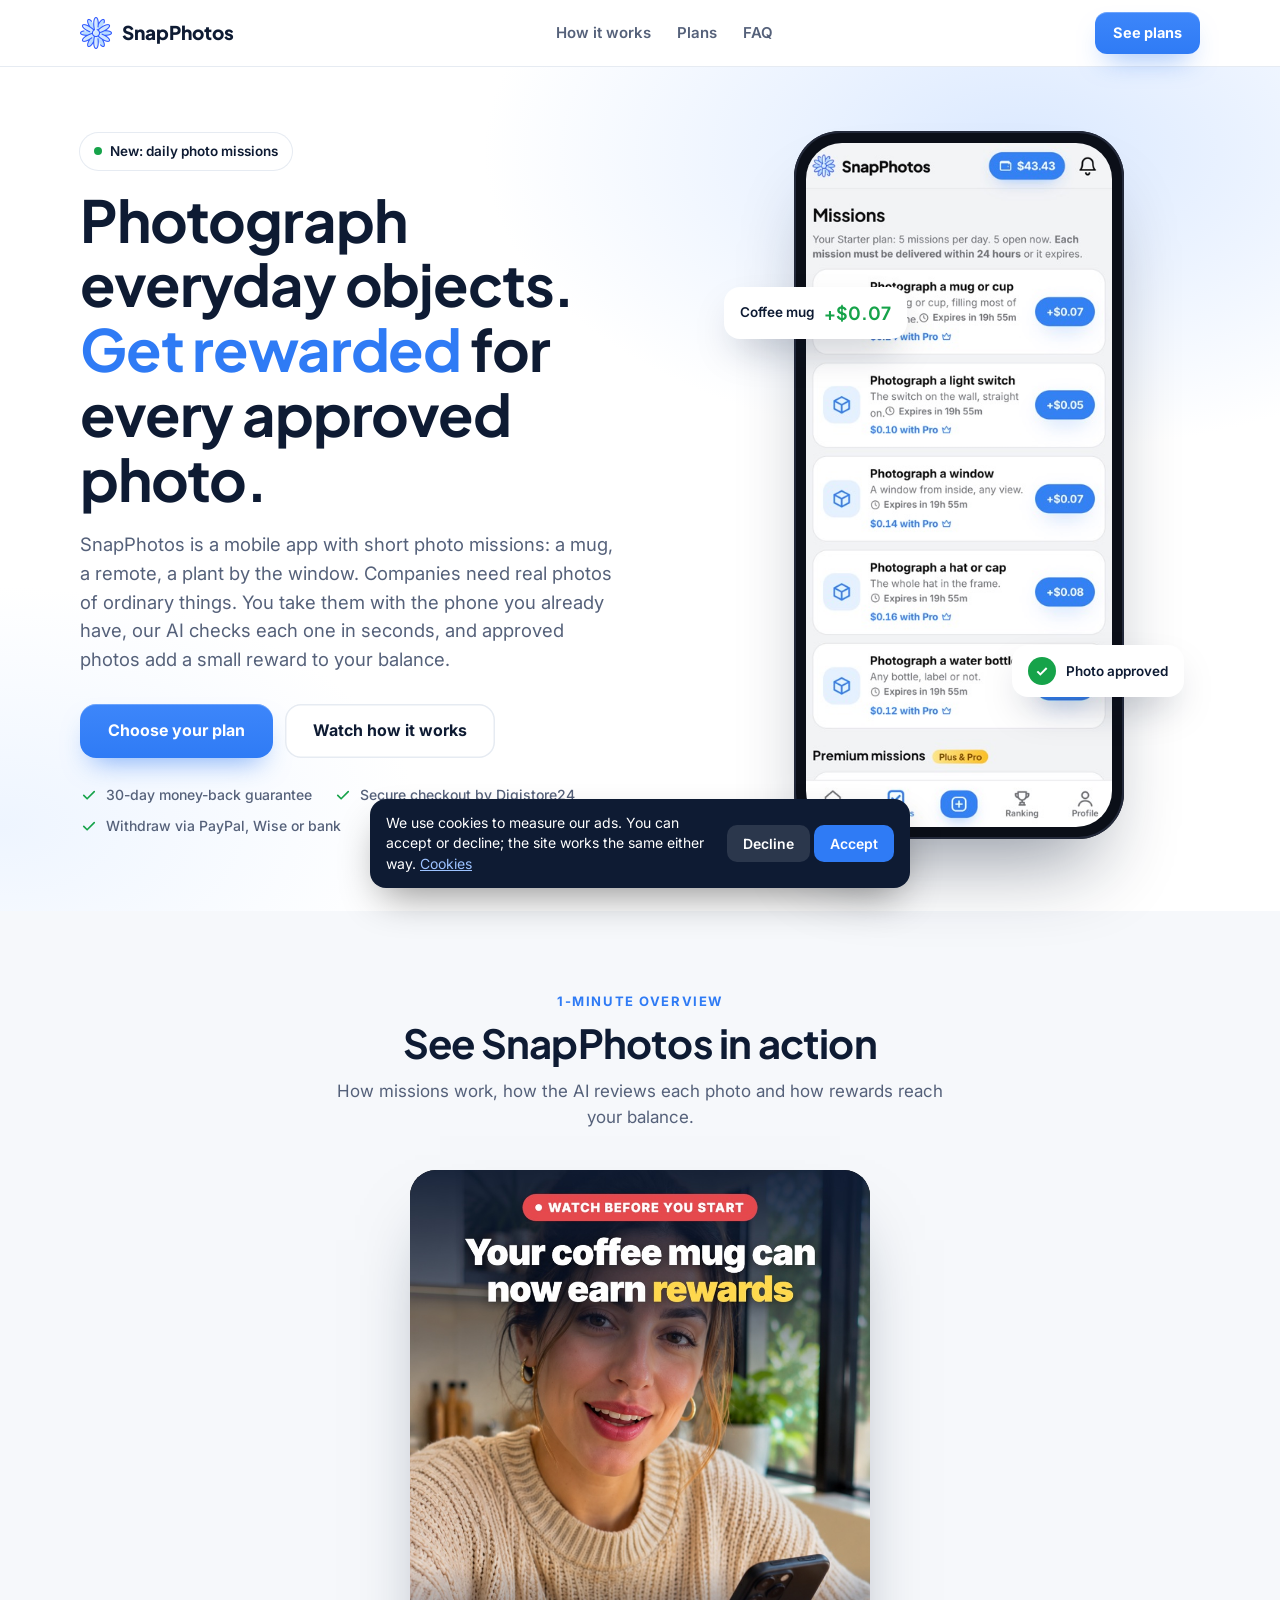
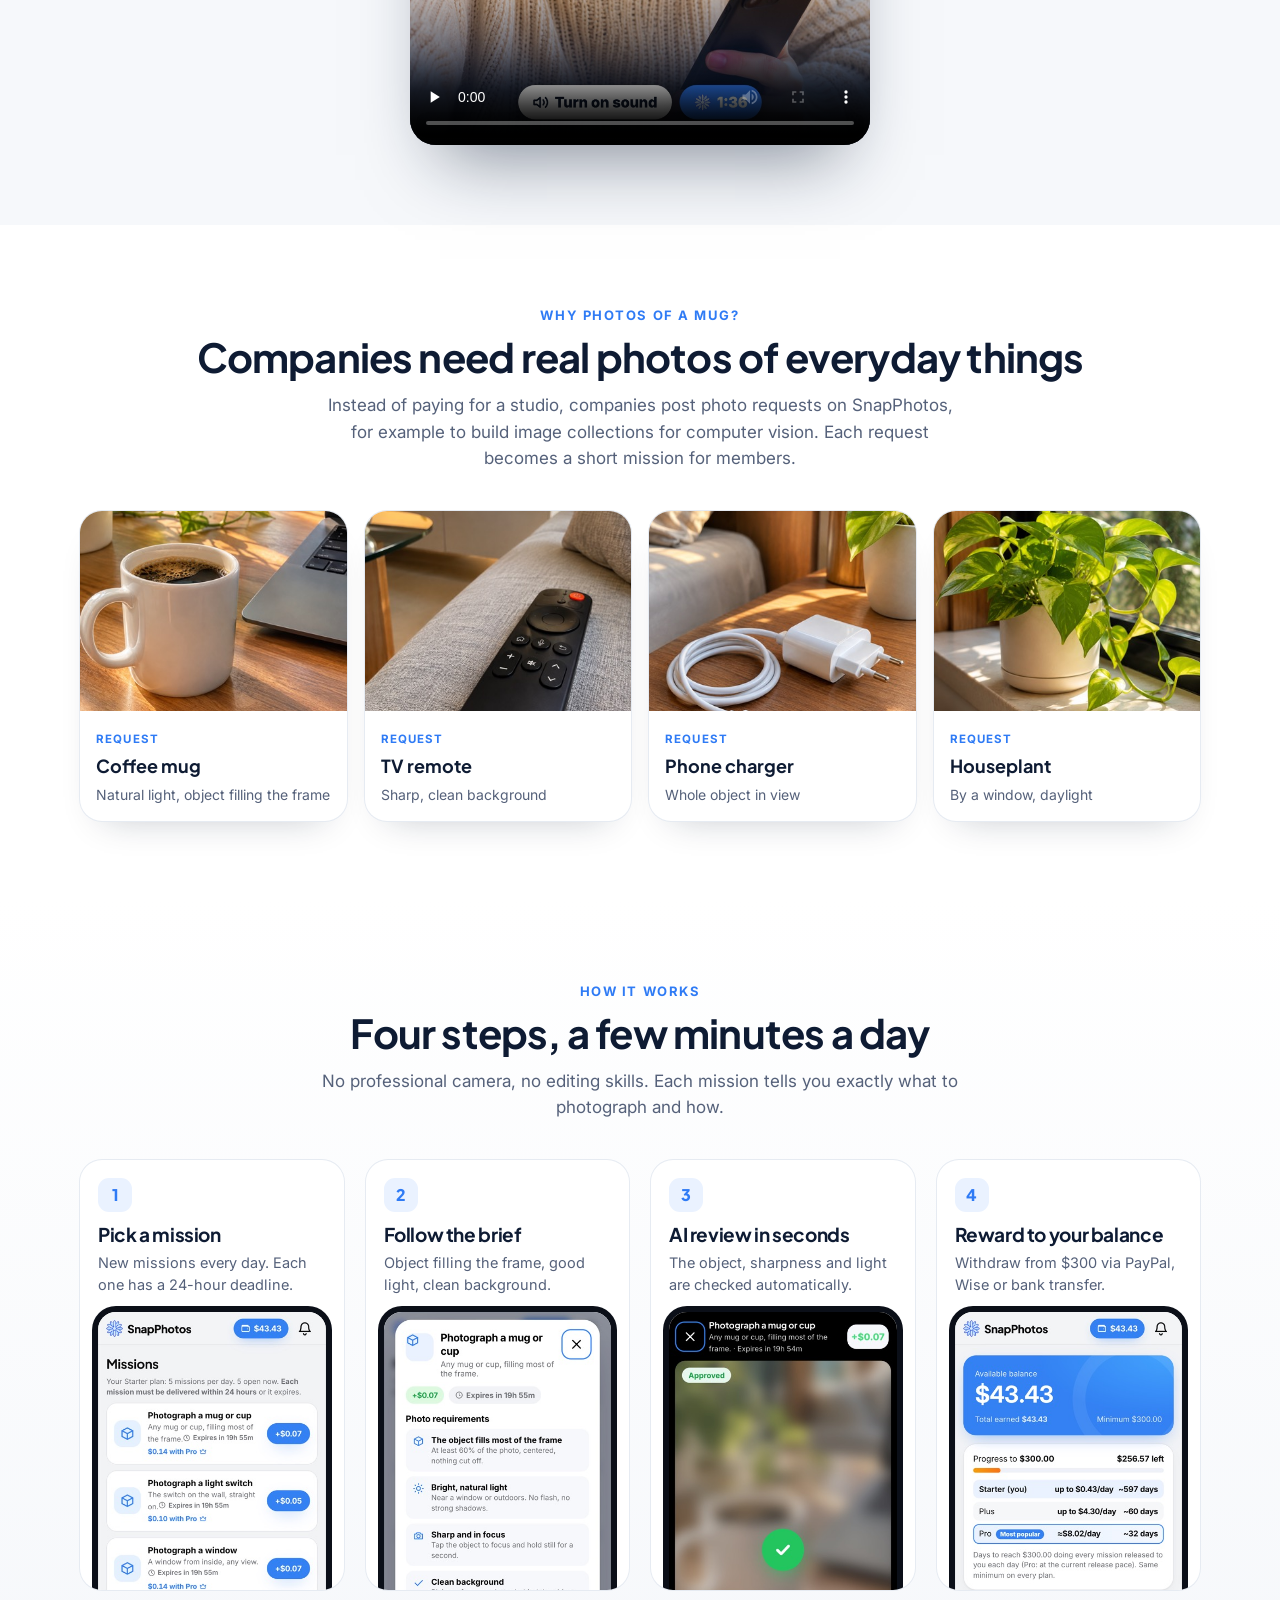
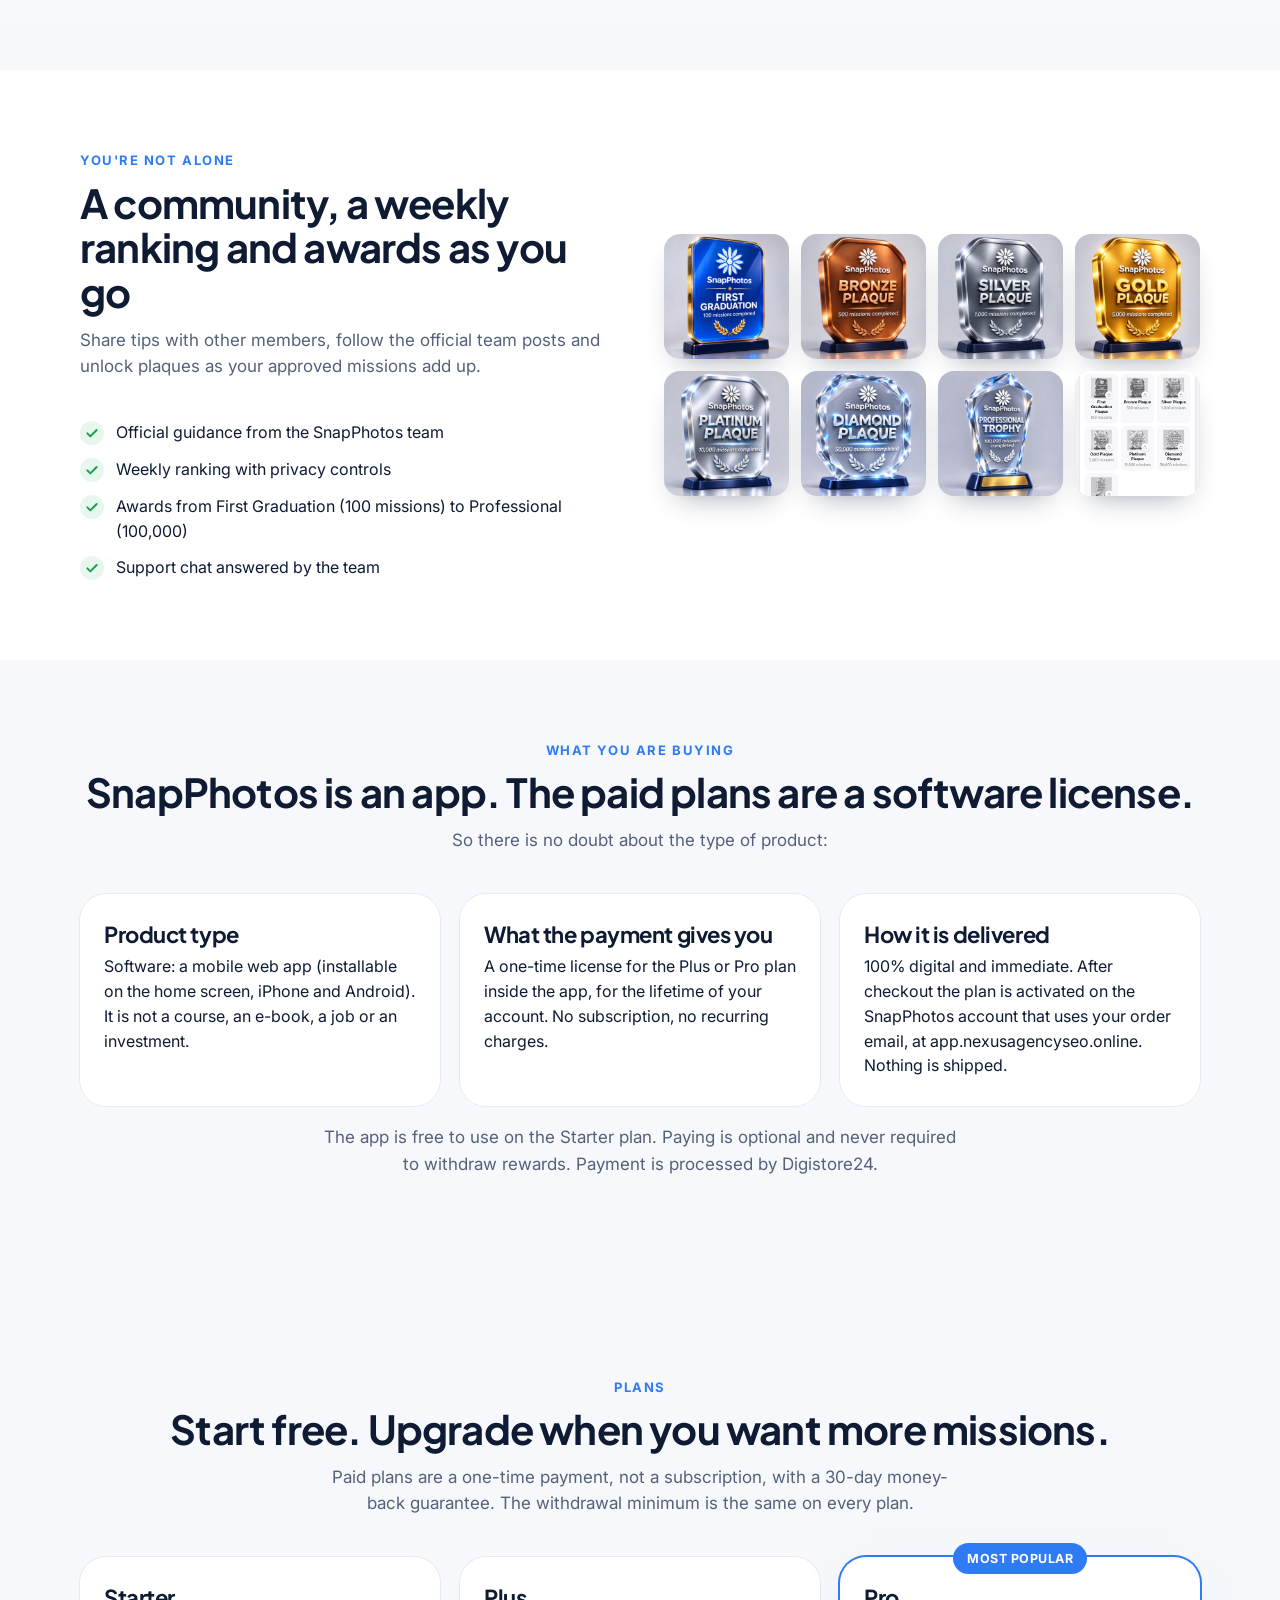
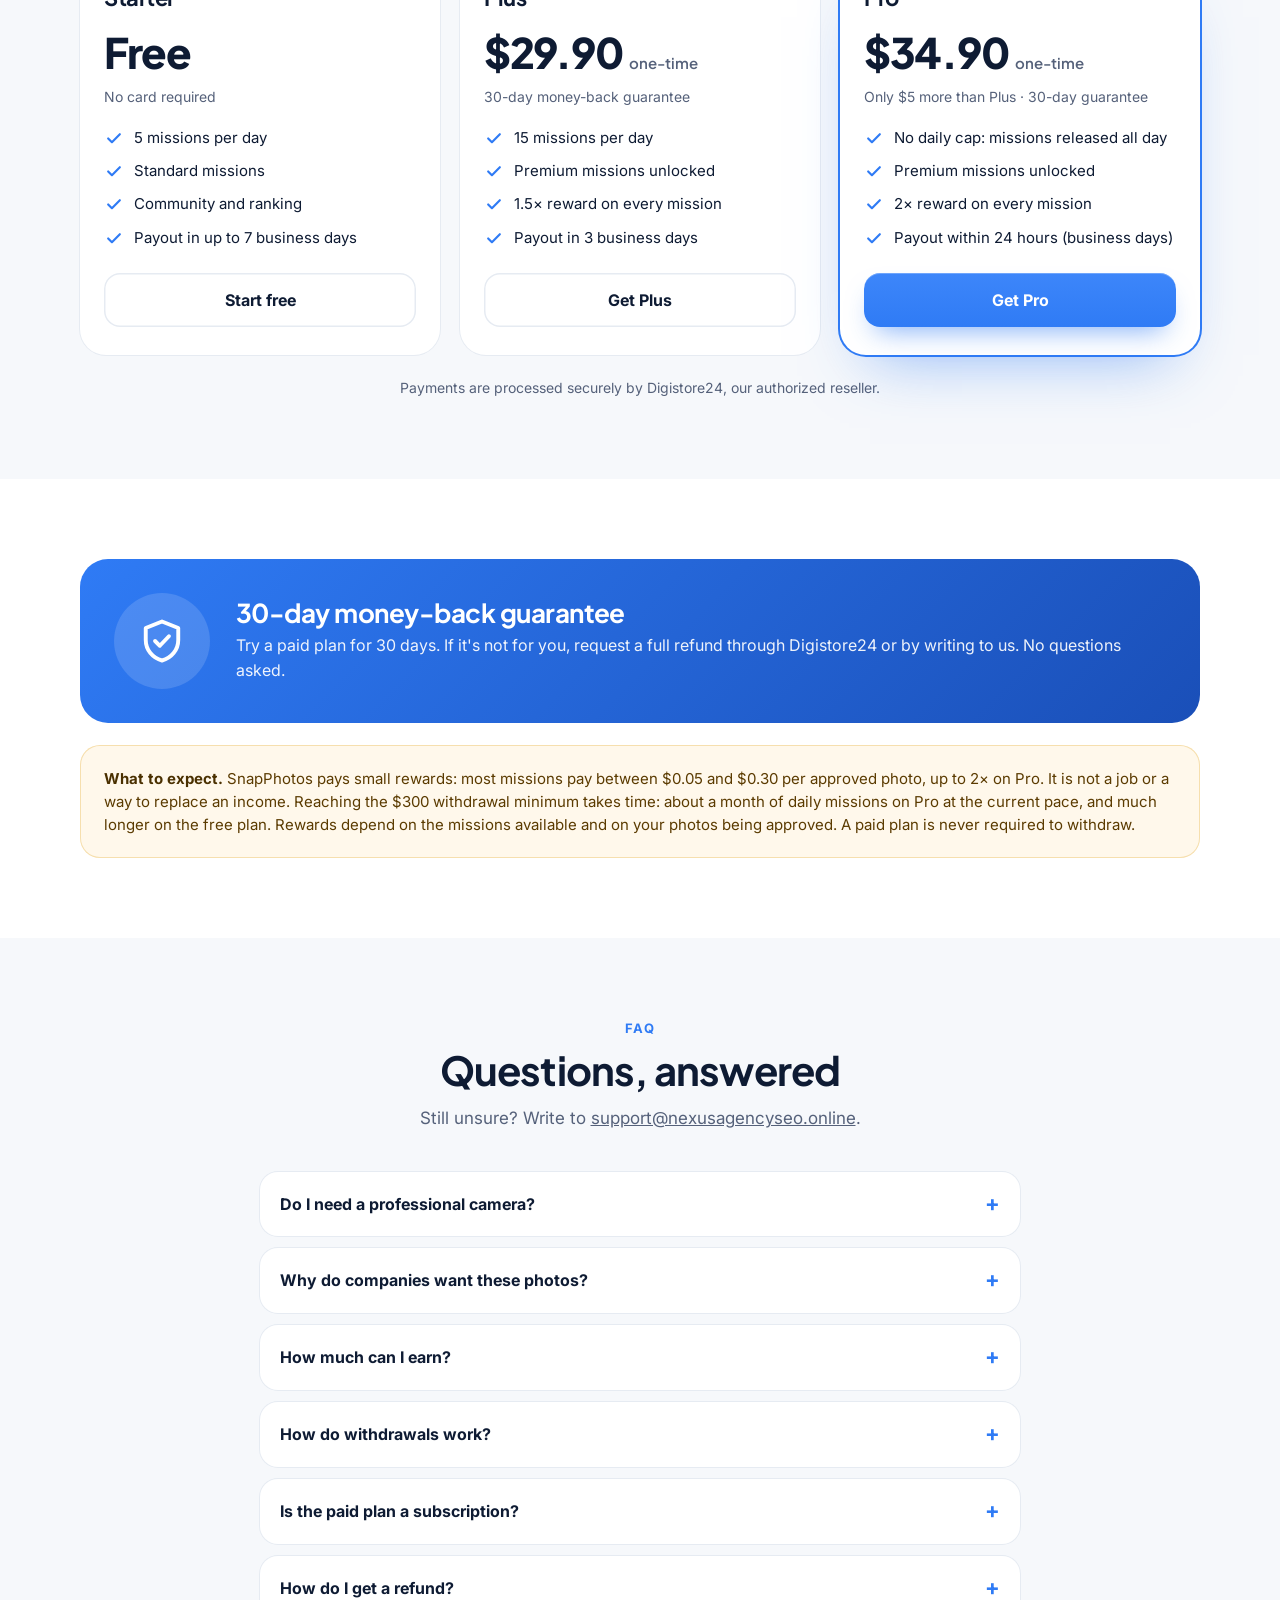
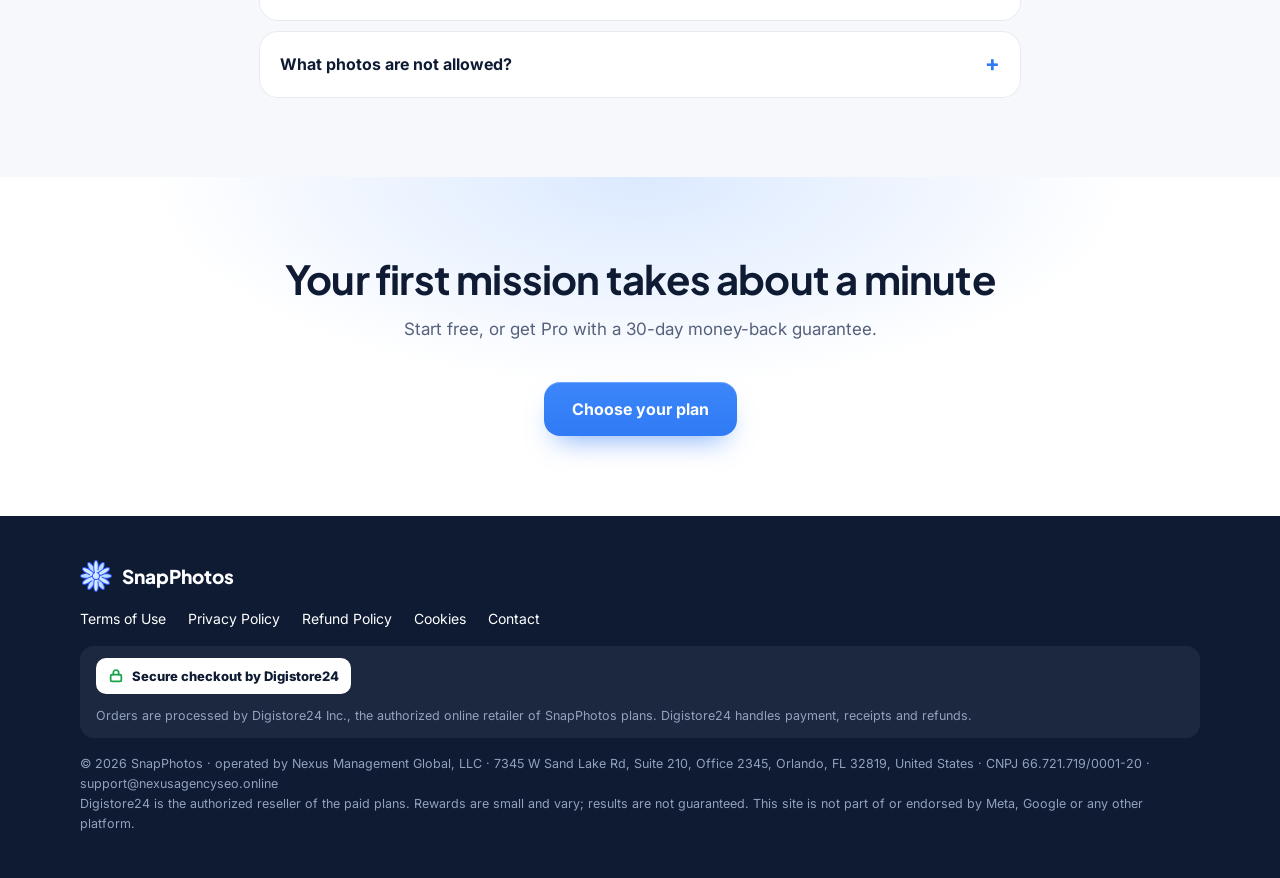
<file: index.html>
<!doctype html>
<html lang="en">
<head>
<meta charset="utf-8">
<meta name="viewport" content="width=device-width, initial-scale=1">
<title>SnapPhotos — Photo missions with small rewards</title>
<meta name="description" content="SnapPhotos is a mobile app with short daily photo missions. Photograph everyday objects, get each photo checked by AI and earn a small reward for every approved photo.">
<link rel="icon" type="image/png" sizes="256x256" href="/assets/icone/flor-256.png">
<link rel="apple-touch-icon" href="/assets/icone/flor-apple-180.png">
<meta property="og:title" content="SnapPhotos — Photo missions with small rewards">
<meta property="og:description" content="Photograph everyday objects with your phone and earn a small reward for every approved photo.">
<meta property="og:image" content="/img/vsl-capa.jpg">
<link rel="preconnect" href="https://fonts.googleapis.com">
<link rel="preconnect" href="https://fonts.gstatic.com" crossorigin>
<link href="https://fonts.googleapis.com/css2?family=Inter:opsz,wght@14..32,400..800&family=Plus+Jakarta+Sans:wght@600;700;800&display=swap" rel="stylesheet">
<style>
:root{--azul:#2F7BF5;--azul-esc:#1A4FB8;--azul-claro:#EAF2FF;--tinta:#0E1B33;--tinta-2:#55617a;--linha:#e6ebf2;--fundo:#f6f8fb;--verde:#16A34A;--ambar:#B45309;
  --titulo:"Plus Jakarta Sans",Inter,system-ui,sans-serif;--r:22px}
*{margin:0;padding:0;box-sizing:border-box}
html{scroll-behavior:smooth;-webkit-text-size-adjust:100%}
body{font-family:Inter,system-ui,sans-serif;color:var(--tinta);background:#fff;line-height:1.55;font-size:16px;overflow-x:hidden}
img,video{max-width:100%;display:block}
a{color:inherit}
.box{width:min(1120px,100% - 32px);margin:0 auto}
h1,h2,h3{font-family:var(--titulo);letter-spacing:-.02em;line-height:1.12}
h2{font-size:clamp(28px,4vw,40px);text-align:center;margin-bottom:12px}
.sub{color:var(--tinta-2);text-align:center;max-width:640px;margin:0 auto 40px;font-size:17px}
section{padding:80px 0}
.eyebrow{display:block;text-align:center;font-size:13px;font-weight:700;letter-spacing:.12em;text-transform:uppercase;color:var(--azul);margin-bottom:10px}
.btn{display:inline-flex;align-items:center;justify-content:center;gap:10px;height:54px;padding:0 28px;border-radius:16px;font-weight:700;font-size:16px;text-decoration:none;border:0;cursor:pointer;transition:transform .15s,box-shadow .15s}
.btn:active{transform:scale(.98)}
.btn-azul{background:linear-gradient(180deg,#3d86fa,var(--azul));color:#fff;box-shadow:0 14px 28px -12px rgb(47 123 245 / .65),inset 0 1px 0 rgb(255 255 255 / .25)}
.btn-azul:hover{box-shadow:0 18px 34px -12px rgb(47 123 245 / .8)}
.btn-claro{background:#fff;color:var(--tinta);box-shadow:inset 0 0 0 1.5px var(--linha)}
.btn:focus-visible,a:focus-visible{outline:3px solid #9cc2ff;outline-offset:3px}

/* topo */
header{position:sticky;top:0;z-index:20;background:rgb(255 255 255 / .9);backdrop-filter:blur(10px);border-bottom:1px solid var(--linha)}
header .box{display:flex;align-items:center;justify-content:space-between;height:66px;gap:16px}
.marca{display:flex;align-items:center;gap:10px;font-family:var(--titulo);font-weight:800;font-size:19px;text-decoration:none}
.marca img{width:32px;height:32px}
nav{display:flex;gap:26px;font-size:15px;font-weight:600;color:var(--tinta-2)}
nav a{text-decoration:none}
nav a:hover{color:var(--tinta)}
header .btn{height:42px;padding:0 18px;font-size:14.5px;border-radius:12px}
@media (max-width:760px){nav{display:none}}

/* hero */
.hero{padding:64px 0 72px;background:radial-gradient(900px 500px at 80% 10%,#dbe9ff 0,transparent 60%),radial-gradient(700px 400px at 0% 90%,#eef5ff 0,transparent 60%)}
.hero .box{display:grid;grid-template-columns:1.1fr .9fr;gap:48px;align-items:center}
.selo{display:inline-flex;align-items:center;gap:8px;background:#fff;border-radius:99px;padding:8px 14px;font-size:13.5px;font-weight:600;box-shadow:0 0 0 1px var(--linha)}
.selo i{width:8px;height:8px;border-radius:50%;background:var(--verde)}
.hero h1{font-size:clamp(36px,5.4vw,58px);margin:18px 0 18px}
.hero h1 em{font-style:normal;color:var(--azul)}
.hero p.lead{font-size:18.5px;color:var(--tinta-2);max-width:540px}
.acoes{display:flex;gap:12px;flex-wrap:wrap;margin:30px 0 26px}
.confia{display:flex;flex-wrap:wrap;gap:10px 22px;font-size:14px;color:var(--tinta-2);font-weight:500}
.confia span{display:flex;align-items:center;gap:8px}
.confia svg{width:18px;height:18px;stroke:var(--verde);fill:none;stroke-width:2.2;stroke-linecap:round;stroke-linejoin:round}
.celular{position:relative;justify-self:center;width:min(330px,80vw);aspect-ratio:9/19.3;border-radius:46px;background:#0b0f18;padding:12px;box-shadow:0 50px 80px -30px rgb(14 27 51 / .45),0 0 0 2px #23293a inset}
.celular img{width:100%;height:100%;object-fit:cover;object-position:top;border-radius:36px}
.flutua{position:absolute;background:#fff;border-radius:16px;padding:12px 16px;box-shadow:0 18px 40px -14px rgb(14 27 51 / .35);font-size:13.5px;font-weight:600;display:flex;align-items:center;gap:10px;white-space:nowrap}
.flutua b{font-family:var(--titulo);font-size:18px;color:var(--verde)}
.f1{left:-70px;top:22%}.f2{right:-60px;bottom:20%}
.f2 .ok{width:28px;height:28px;border-radius:50%;background:var(--verde);display:grid;place-items:center}
.f2 .ok svg{width:16px;height:16px;stroke:#fff;fill:none;stroke-width:3}
@media (max-width:900px){.hero .box{grid-template-columns:1fr}.hero{text-align:center}.hero p.lead{margin:0 auto}.acoes,.confia{justify-content:center}.f1{left:-20px}.f2{right:-20px}}
@media (max-width:420px){.flutua{display:none}}

/* vídeo */
.video{background:var(--fundo)}
.player{width:min(460px,100%);margin:0 auto;aspect-ratio:4/5;border-radius:26px;overflow:hidden;background:#000;box-shadow:0 40px 70px -30px rgb(14 27 51 / .5)}
.player video{width:100%;height:100%;object-fit:cover}

/* por que */
.pedidos{display:grid;grid-template-columns:repeat(4,1fr);gap:18px}
.pedido{background:#fff;border-radius:var(--r);overflow:hidden;box-shadow:0 0 0 1px var(--linha),0 18px 36px -24px rgb(14 27 51 / .3)}
.pedido img{aspect-ratio:4/3;object-fit:cover;width:100%}
.pedido div{padding:14px 16px}
.pedido small{font-size:11.5px;font-weight:700;letter-spacing:.1em;color:var(--azul)}
.pedido b{display:block;font-family:var(--titulo);font-size:18px;margin:2px 0}
.pedido span{color:var(--tinta-2);font-size:14px}
@media (max-width:860px){.pedidos{grid-template-columns:repeat(2,1fr)}}

/* passos */
.passos{background:linear-gradient(180deg,#fff,var(--fundo))}
.lista-passos{display:grid;grid-template-columns:repeat(4,1fr);gap:22px}
.passo{background:#fff;border-radius:var(--r);padding:18px 18px 0;box-shadow:0 0 0 1px var(--linha);display:flex;flex-direction:column;overflow:hidden}
.passo .n{width:34px;height:34px;border-radius:11px;background:var(--azul-claro);color:var(--azul);font-weight:800;display:grid;place-items:center;font-family:var(--titulo)}
.passo h3{font-size:19px;margin:12px 0 6px}
.passo p{color:var(--tinta-2);font-size:14.5px;margin-bottom:16px}
.passo img{margin-top:auto;border-radius:18px 18px 0 0;aspect-ratio:9/11;object-fit:cover;object-position:top;box-shadow:0 0 0 6px #0b0f18}
@media (max-width:960px){.lista-passos{grid-template-columns:repeat(2,1fr)}}
@media (max-width:520px){.lista-passos{grid-template-columns:1fr}}

/* comunidade */
.duas{display:grid;grid-template-columns:1fr 1fr;gap:48px;align-items:center}
.duas h2,.duas .sub{text-align:left;margin-left:0}
.check{list-style:none;display:grid;gap:12px;margin-top:6px}
.check li{display:flex;gap:12px;align-items:flex-start;font-size:16px}
.check svg{flex:none;width:24px;height:24px;margin-top:1px;padding:4px;border-radius:50%;background:#E8F7EE;stroke:var(--verde);fill:none;stroke-width:3;stroke-linecap:round;stroke-linejoin:round}
.placas{display:grid;grid-template-columns:repeat(4,1fr);gap:12px}
.placas img{border-radius:16px;aspect-ratio:1;object-fit:cover;box-shadow:0 14px 28px -16px rgb(14 27 51 / .45)}
@media (max-width:860px){.duas{grid-template-columns:1fr}.duas h2,.duas .sub{text-align:center;margin-left:auto}}

/* planos */
.planos{background:var(--fundo)}
.grade-planos{display:grid;grid-template-columns:repeat(3,1fr);gap:20px;align-items:stretch}
.plano{background:#fff;border-radius:26px;padding:28px 24px;box-shadow:0 0 0 1px var(--linha);display:flex;flex-direction:column}
.plano.pro{box-shadow:0 0 0 2px var(--azul),0 30px 60px -30px rgb(47 123 245 / .55);position:relative}
.plano .tag{position:absolute;top:-14px;left:50%;transform:translateX(-50%);background:var(--azul);color:#fff;border-radius:99px;padding:6px 14px;font-size:12.5px;font-weight:700;letter-spacing:.04em}
.plano h3{font-size:22px}
.plano .preco{font-family:var(--titulo);font-size:42px;font-weight:800;letter-spacing:-.03em;margin:10px 0 2px}
.plano .preco small{font-size:15px;font-weight:600;color:var(--tinta-2);letter-spacing:0}
.plano .pg{color:var(--tinta-2);font-size:14px;margin-bottom:18px}
.plano ul{list-style:none;display:grid;gap:10px;margin-bottom:24px;font-size:15px}
.plano li{display:flex;gap:10px}
.plano li svg{flex:none;width:20px;height:20px;stroke:var(--azul);fill:none;stroke-width:2.6;stroke-linecap:round;stroke-linejoin:round;margin-top:2px}
.plano .btn{margin-top:auto;width:100%}
.nota-planos{text-align:center;color:var(--tinta-2);font-size:14px;margin-top:22px}
@media (max-width:900px){.grade-planos{grid-template-columns:1fr;max-width:460px;margin:0 auto}}

/* garantia + aviso */
.garantia{display:flex;gap:26px;align-items:center;background:linear-gradient(135deg,var(--azul),var(--azul-esc));color:#fff;border-radius:28px;padding:34px}
.garantia .escudo{flex:none;width:96px;height:96px;border-radius:50%;background:rgb(255 255 255 / .14);display:grid;place-items:center}
.garantia .escudo svg{width:52px;height:52px;stroke:#fff;fill:none;stroke-width:1.8;stroke-linecap:round;stroke-linejoin:round}
.garantia h3{font-size:26px;margin-bottom:6px}
.garantia p{opacity:.92}
@media (max-width:640px){.garantia{flex-direction:column;text-align:center}}
.aviso{margin-top:22px;background:#FFF8EB;border-radius:20px;padding:22px 24px;color:#5b3b00;font-size:15px;box-shadow:inset 0 0 0 1px #f6dfae}
.aviso b{color:#4a3000}

/* faq */
.faq{max-width:760px;margin:0 auto;display:grid;gap:12px}
details{background:#fff;border-radius:18px;box-shadow:0 0 0 1px var(--linha);padding:4px 20px}
summary{cursor:pointer;list-style:none;font-weight:700;padding:16px 0;display:flex;justify-content:space-between;gap:16px}
summary::-webkit-details-marker{display:none}
summary::after{content:"+";font-size:22px;line-height:1;color:var(--azul)}
details[open] summary::after{content:"–"}
details p{color:var(--tinta-2);padding-bottom:18px}

/* cta final + rodapé */
.final{text-align:center;background:radial-gradient(700px 300px at 50% 0,#dbe9ff,transparent 70%)}
.final h2{margin-bottom:14px}
footer{background:var(--tinta);color:#c9d3e6;padding:44px 0;font-size:14px}
footer .box{display:grid;gap:16px}
footer .links{display:flex;flex-wrap:wrap;gap:8px 22px}
footer a{color:#fff;text-decoration:none}
footer a:hover{text-decoration:underline}
footer .legal{font-size:12.5px;color:#93a1bb;line-height:1.6}
@media (prefers-reduced-motion:reduce){html{scroll-behavior:auto}.btn{transition:none}}
</style>
</head>
<body>

<header>
  <div class="box">
    <a class="marca" href="#"><img src="/assets/icone/flor-256.png" alt="">SnapPhotos</a>
    <nav aria-label="Main"><a href="#how">How it works</a><a href="#plans">Plans</a><a href="#faq">FAQ</a></nav>
    <a class="btn btn-azul" href="#plans">See plans</a>
  </div>
</header>

<main>
<section class="hero">
  <div class="box">
    <div>
      <span class="selo"><i></i>New: daily photo missions</span>
      <h1>Photograph everyday objects. <em>Get rewarded</em> for every approved photo.</h1>
      <p class="lead">SnapPhotos is a mobile app with short photo missions: a mug, a remote, a plant by the window. Companies need real photos of ordinary things. You take them with the phone you already have, our AI checks each one in seconds, and approved photos add a small reward to your balance.</p>
      <div class="acoes">
        <a class="btn btn-azul" href="#plans">Choose your plan</a>
        <a class="btn btn-claro" href="#video">Watch how it works</a>
      </div>
      <div class="confia">
        <span><svg viewBox="0 0 24 24"><path d="m5 12.5 4.5 4.5L19 7.5"/></svg>30-day money-back guarantee</span>
        <span><svg viewBox="0 0 24 24"><path d="m5 12.5 4.5 4.5L19 7.5"/></svg>Secure checkout by Digistore24</span>
        <span><svg viewBox="0 0 24 24"><path d="m5 12.5 4.5 4.5L19 7.5"/></svg>Withdraw via PayPal, Wise or bank</span>
      </div>
    </div>
    <div class="celular">
      <img src="/img/app-missoes.jpg" alt="SnapPhotos app showing today's photo missions and the reward for each one" width="900" height="1947">
      <div class="flutua f1">Coffee mug <b>+$0.07</b></div>
      <div class="flutua f2"><span class="ok"><svg viewBox="0 0 24 24"><path d="m5 12.5 4.5 4.5L19 7.5"/></svg></span>Photo approved</div>
    </div>
  </div>
</section>

<section class="video" id="video">
  <div class="box">
    <span class="eyebrow">1-minute overview</span>
    <h2>See SnapPhotos in action</h2>
    <p class="sub">How missions work, how the AI reviews each photo and how rewards reach your balance.</p>
    <div class="player">
      <video controls playsinline preload="none" poster="/img/vsl-capa.jpg">
        <source src="/vsl.mp4" type="video/mp4">
      </video>
    </div>
  </div>
</section>

<section>
  <div class="box">
    <span class="eyebrow">Why photos of a mug?</span>
    <h2>Companies need real photos of everyday things</h2>
    <p class="sub">Instead of paying for a studio, companies post photo requests on SnapPhotos, for example to build image collections for computer vision. Each request becomes a short mission for members.</p>
    <div class="pedidos">
      <div class="pedido"><img src="/img/cena-mug.jpg" alt="Coffee mug on a wooden desk" loading="lazy"><div><small>REQUEST</small><b>Coffee mug</b><span>Natural light, object filling the frame</span></div></div>
      <div class="pedido"><img src="/img/cena-remote.jpg" alt="TV remote on a sofa" loading="lazy"><div><small>REQUEST</small><b>TV remote</b><span>Sharp, clean background</span></div></div>
      <div class="pedido"><img src="/img/cena-charger.jpg" alt="Phone charger on a nightstand" loading="lazy"><div><small>REQUEST</small><b>Phone charger</b><span>Whole object in view</span></div></div>
      <div class="pedido"><img src="/img/cena-plant.jpg" alt="Houseplant by a window" loading="lazy"><div><small>REQUEST</small><b>Houseplant</b><span>By a window, daylight</span></div></div>
    </div>
  </div>
</section>

<section class="passos" id="how">
  <div class="box">
    <span class="eyebrow">How it works</span>
    <h2>Four steps, a few minutes a day</h2>
    <p class="sub">No professional camera, no editing skills. Each mission tells you exactly what to photograph and how.</p>
    <div class="lista-passos">
      <div class="passo"><span class="n">1</span><h3>Pick a mission</h3><p>New missions every day. Each one has a 24-hour deadline.</p><img src="/img/app-missoes.jpg" alt="List of daily missions" loading="lazy"></div>
      <div class="passo"><span class="n">2</span><h3>Follow the brief</h3><p>Object filling the frame, good light, clean background.</p><img src="/img/app-ficha.jpg" alt="Mission brief with photo requirements" loading="lazy"></div>
      <div class="passo"><span class="n">3</span><h3>AI review in seconds</h3><p>The object, sharpness and light are checked automatically.</p><img src="/img/app-aprovada.jpg" alt="Approved photo with AI analysis" loading="lazy"></div>
      <div class="passo"><span class="n">4</span><h3>Reward to your balance</h3><p>Withdraw from $300 via PayPal, Wise or bank transfer.</p><img src="/img/app-carteira.jpg" alt="Wallet with balance and payout options" loading="lazy"></div>
    </div>
  </div>
</section>

<section>
  <div class="box duas">
    <div>
      <span class="eyebrow" style="text-align:left">You're not alone</span>
      <h2>A community, a weekly ranking and awards as you go</h2>
      <p class="sub">Share tips with other members, follow the official team posts and unlock plaques as your approved missions add up.</p>
      <ul class="check">
        <li><svg viewBox="0 0 24 24"><path d="m5 12.5 4.5 4.5L19 7.5"/></svg>Official guidance from the SnapPhotos team</li>
        <li><svg viewBox="0 0 24 24"><path d="m5 12.5 4.5 4.5L19 7.5"/></svg>Weekly ranking with privacy controls</li>
        <li><svg viewBox="0 0 24 24"><path d="m5 12.5 4.5 4.5L19 7.5"/></svg>Awards from First Graduation (100 missions) to Professional (100,000)</li>
        <li><svg viewBox="0 0 24 24"><path d="m5 12.5 4.5 4.5L19 7.5"/></svg>Support chat answered by the team</li>
      </ul>
    </div>
    <div class="placas">
      <img src="/img/premio-100.jpg" alt="First Graduation plaque" loading="lazy">
      <img src="/img/premio-500.jpg" alt="Bronze plaque" loading="lazy">
      <img src="/img/premio-1000.jpg" alt="Silver plaque" loading="lazy">
      <img src="/img/premio-5000.jpg" alt="Gold plaque" loading="lazy">
      <img src="/img/premio-10000.jpg" alt="Platinum plaque" loading="lazy">
      <img src="/img/premio-50000.jpg" alt="Diamond plaque" loading="lazy">
      <img src="/img/premio-100000.jpg" alt="Professional trophy" loading="lazy">
      <img src="/img/app-premios.jpg" alt="Awards screen in the app" loading="lazy">
    </div>
  </div>
</section>

<section id="what" style="background:var(--fundo)">
  <div class="box">
    <span class="eyebrow">What you are buying</span>
    <h2>SnapPhotos is an app. The paid plans are a software license.</h2>
    <p class="sub">So there is no doubt about the type of product:</p>
    <div class="grade-planos" style="margin-top:22px">
      <div class="plano"><h3 style="margin-bottom:8px">Product type</h3><p>Software: a mobile web app (installable on the home screen, iPhone and Android). It is not a course, an e-book, a job or an investment.</p></div>
      <div class="plano"><h3 style="margin-bottom:8px">What the payment gives you</h3><p>A one-time license for the Plus or Pro plan inside the app, for the lifetime of your account. No subscription, no recurring charges.</p></div>
      <div class="plano"><h3 style="margin-bottom:8px">How it is delivered</h3><p>100% digital and immediate. After checkout the plan is activated on the SnapPhotos account that uses your order email, at app.nexusagencyseo.online. Nothing is shipped.</p></div>
    </div>
    <p class="sub" style="margin-top:18px">The app is free to use on the Starter plan. Paying is optional and never required to withdraw rewards. Payment is processed by Digistore24.</p>
  </div>
</section>

<section class="planos" id="plans">
  <div class="box">
    <span class="eyebrow">Plans</span>
    <h2>Start free. Upgrade when you want more missions.</h2>
    <p class="sub">Paid plans are a one-time payment, not a subscription, with a 30-day money-back guarantee. The withdrawal minimum is the same on every plan.</p>
    <div class="grade-planos">
      <div class="plano">
        <h3>Starter</h3>
        <div class="preco">Free</div>
        <p class="pg">No card required</p>
        <ul>
          <li><svg viewBox="0 0 24 24"><path d="m5 12.5 4.5 4.5L19 7.5"/></svg>5 missions per day</li>
          <li><svg viewBox="0 0 24 24"><path d="m5 12.5 4.5 4.5L19 7.5"/></svg>Standard missions</li>
          <li><svg viewBox="0 0 24 24"><path d="m5 12.5 4.5 4.5L19 7.5"/></svg>Community and ranking</li>
          <li><svg viewBox="0 0 24 24"><path d="m5 12.5 4.5 4.5L19 7.5"/></svg>Payout in up to 7 business days</li>
        </ul>
        <a class="btn btn-claro" data-app href="#plans">Start free</a>
      </div>
      <div class="plano">
        <h3>Plus</h3>
        <div class="preco">$29.90 <small>one-time</small></div>
        <p class="pg">30-day money-back guarantee</p>
        <ul>
          <li><svg viewBox="0 0 24 24"><path d="m5 12.5 4.5 4.5L19 7.5"/></svg>15 missions per day</li>
          <li><svg viewBox="0 0 24 24"><path d="m5 12.5 4.5 4.5L19 7.5"/></svg>Premium missions unlocked</li>
          <li><svg viewBox="0 0 24 24"><path d="m5 12.5 4.5 4.5L19 7.5"/></svg>1.5× reward on every mission</li>
          <li><svg viewBox="0 0 24 24"><path d="m5 12.5 4.5 4.5L19 7.5"/></svg>Payout in 3 business days</li>
        </ul>
        <a class="btn btn-claro" data-compra="plus" href="#plans">Get Plus</a>
      </div>
      <div class="plano pro">
        <span class="tag">MOST POPULAR</span>
        <h3>Pro</h3>
        <div class="preco">$34.90 <small>one-time</small></div>
        <p class="pg">Only $5 more than Plus · 30-day guarantee</p>
        <ul>
          <li><svg viewBox="0 0 24 24"><path d="m5 12.5 4.5 4.5L19 7.5"/></svg>No daily cap: missions released all day</li>
          <li><svg viewBox="0 0 24 24"><path d="m5 12.5 4.5 4.5L19 7.5"/></svg>Premium missions unlocked</li>
          <li><svg viewBox="0 0 24 24"><path d="m5 12.5 4.5 4.5L19 7.5"/></svg>2× reward on every mission</li>
          <li><svg viewBox="0 0 24 24"><path d="m5 12.5 4.5 4.5L19 7.5"/></svg>Payout within 24 hours (business days)</li>
        </ul>
        <a class="btn btn-azul" data-compra="pro" href="#plans">Get Pro</a>
      </div>
    </div>
    <p class="nota-planos">Payments are processed securely by Digistore24, our authorized reseller.</p>
  </div>
</section>

<section>
  <div class="box">
    <div class="garantia">
      <div class="escudo"><svg viewBox="0 0 24 24"><path d="M12 3 4.5 6v5.5c0 4.6 3.2 8.4 7.5 9.5 4.3-1.1 7.5-4.9 7.5-9.5V6z"/><path d="m8.8 12 2.2 2.2 4.2-4.4"/></svg></div>
      <div>
        <h3>30-day money-back guarantee</h3>
        <p>Try a paid plan for 30 days. If it's not for you, request a full refund through Digistore24 or by writing to us. No questions asked.</p>
      </div>
    </div>
    <div class="aviso">
      <b>What to expect.</b> SnapPhotos pays small rewards: most missions pay between $0.05 and $0.30 per approved photo, up to 2× on Pro. It is not a job or a way to replace an income. Reaching the $300 withdrawal minimum takes time: about a month of daily missions on Pro at the current pace, and much longer on the free plan. Rewards depend on the missions available and on your photos being approved. A paid plan is never required to withdraw.
    </div>
  </div>
</section>

<section id="faq" style="background:var(--fundo)">
  <div class="box">
    <span class="eyebrow">FAQ</span>
    <h2>Questions, answered</h2>
    <p class="sub">Still unsure? Write to <a href="mailto:support@nexusagencyseo.online">support@nexusagencyseo.online</a>.</p>
    <div class="faq">
      <details><summary>Do I need a professional camera?</summary><p>No. Any recent smartphone works. Each mission explains the framing and light it needs, and the AI tells you why a photo was not approved so you can try again.</p></details>
      <details><summary>Why do companies want these photos?</summary><p>Teams that build and test image-recognition systems need large numbers of real photos of everyday objects, taken in real homes and light. Photos may be included in image collections we license to them. Your name, email and payout details are never included.</p></details>
      <details><summary>How much can I earn?</summary><p>Each approved photo adds a small reward, usually between $0.05 and $0.30 (up to 2× on Pro). How much you accumulate depends on how many missions you complete and how many are approved. We make no promise of income.</p></details>
      <details><summary>How do withdrawals work?</summary><p>When your balance reaches $300 you can withdraw to PayPal, Wise or an international bank account in USD. The minimum is the same on every plan and a $2 fee applies to each request.</p></details>
      <details><summary>Is the paid plan a subscription?</summary><p>No. Plus and Pro are a single payment. There are no recurring charges.</p></details>
      <details><summary>How do I get a refund?</summary><p>Within 30 days of purchase, request it through the link in your Digistore24 receipt email or write to us with your order ID. See our <a href="/refund.html">refund policy</a>.</p></details>
      <details><summary>What photos are not allowed?</summary><p>Screenshots, images from the internet, duplicates, other people's faces, documents, cards and private screens. Missions are about everyday objects only.</p></details>
    </div>
  </div>
</section>

<section class="final">
  <div class="box">
    <h2>Your first mission takes about a minute</h2>
    <p class="sub">Start free, or get Pro with a 30-day money-back guarantee.</p>
    <a class="btn btn-azul" href="#plans">Choose your plan</a>
  </div>
</section>
</main>

<footer>
  <div class="box">
    <a class="marca" href="#" style="color:#fff"><img src="/assets/icone/flor-256.png" alt="">SnapPhotos</a>
    <div class="links"><a href="/terms.html">Terms of Use</a><a href="/privacy.html">Privacy Policy</a><a href="/refund.html">Refund Policy</a><a href="/cookies.html">Cookies</a><a href="/contact.html">Contact</a></div>
<div style="display:flex;align-items:center;gap:12px;flex-wrap:wrap;background:rgba(255,255,255,.06);border-radius:14px;padding:12px 16px">
      <span style="display:inline-flex;align-items:center;gap:8px;background:#fff;color:#0E1B33;border-radius:10px;padding:8px 12px;font-weight:800;font-size:13px"><svg viewBox="0 0 24 24" width="16" height="16" fill="none" stroke="#16A34A" stroke-width="2.6" stroke-linecap="round" stroke-linejoin="round"><rect x="4" y="10" width="16" height="10" rx="2"/><path d="M8 10V7a4 4 0 0 1 8 0v3"/></svg>Secure checkout by Digistore24</span>
      <span style="font-size:12.5px;color:#93a1bb">Orders are processed by Digistore24 Inc., the authorized online retailer of SnapPhotos plans. Digistore24 handles payment, receipts and refunds.</span>
    </div>
        <p class="legal">© 2026 SnapPhotos · operated by Nexus Management Global, LLC · 7345 W Sand Lake Rd, Suite 210, Office 2345, Orlando, FL 32819, United States · CNPJ 66.721.719/0001-20 · support@nexusagencyseo.online<br>
    Digistore24 is the authorized reseller of the paid plans. Rewards are small and vary; results are not guaranteed. This site is not part of or endorsed by Meta, Google or any other platform.</p>
  </div>
</footer>

<script>
/* Links de compra: preencher com os IDs dos produtos da Digistore24 quando forem criados.
   APP: endereço do app (funil gratuito) quando estiver no ar. Vazio = os botões levam aos planos. */
const DIGISTORE = { plus: "767751", pro: "767750" };
const APP = "";
document.querySelectorAll("[data-compra]").forEach(a => {
  const id = DIGISTORE[a.dataset.compra];
  if (id) a.href = "https://www.digistore24.com/product/" + id + "?language=en";
});
if (APP) document.querySelectorAll("[data-app]").forEach(a => a.href = APP);
</script>
<script>
/* Pixel da Meta: só carrega depois do "Accept". Mesmos pixels do app. */
(function(){
  var PIXELS = ["1711687053847327", "2727755177642705"], CH = "snap_cookies";
  function ok(){ try { return localStorage.getItem(CH); } catch(e) { return null; } }
  var carregado = false;
  function carrega(){
    if (carregado || ok() !== "sim" || !PIXELS.length) return; carregado = true;
    !function(f,b,e,v,n,t,s){if(f.fbq)return;n=f.fbq=function(){n.callMethod?n.callMethod.apply(n,arguments):n.queue.push(arguments)};if(!f._fbq)f._fbq=n;n.push=n;n.loaded=!0;n.version='2.0';n.queue=[];t=b.createElement(e);t.async=!0;t.src=v;s=b.getElementsByTagName(e)[0];s.parentNode.insertBefore(t,s)}(window,document,'script','https://connect.facebook.net/en_US/fbevents.js');
    PIXELS.forEach(function(p){ fbq("init", p); }); fbq("track", "PageView");
  }
  window.snapTrack = function(nome, dados){ if (carregado && window.fbq) fbq("track", nome, dados || {}); };
  function aviso(){
    if (ok() || !PIXELS.length) return;
    var el = document.createElement("div");
    el.setAttribute("role","dialog"); el.setAttribute("aria-label","Cookies");
    el.style.cssText = "position:fixed;left:12px;right:12px;bottom:12px;z-index:99;max-width:540px;margin:0 auto;background:#0E1B33;color:#fff;border-radius:16px;padding:14px 16px;font:14px/1.45 Inter,system-ui,sans-serif;box-shadow:0 18px 40px -12px rgba(0,0,0,.45);display:flex;gap:12px;align-items:center;flex-wrap:wrap";
    el.innerHTML = '<p style="flex:1 1 240px;margin:0">We use cookies to measure our ads. You can accept or decline; the site works the same either way. <a href="/cookies.html" style="color:#9cc2ff">Cookies</a></p><div><button data-c="nao" style="border:0;border-radius:10px;padding:10px 16px;font:600 14px Inter,sans-serif;cursor:pointer;background:rgba(255,255,255,.12);color:#fff">Decline</button> <button data-c="sim" style="border:0;border-radius:10px;padding:10px 16px;font:600 14px Inter,sans-serif;cursor:pointer;background:#2F7BF5;color:#fff">Accept</button></div>';
    el.addEventListener("click", function(ev){ var c = ev.target.getAttribute && ev.target.getAttribute("data-c"); if(!c) return; try{localStorage.setItem(CH,c);}catch(e){} el.remove(); carrega(); });
    document.body.appendChild(el);
  }
  carrega(); aviso();
  document.addEventListener("click", function(ev){
    var a = ev.target.closest && ev.target.closest("[data-compra]");
    if (a) snapTrack("InitiateCheckout", { currency: "USD", value: a.dataset.compra === "pro" ? 34.9 : 29.9, content_name: a.dataset.compra });
  });
  var v = document.querySelector("video"); if (v) v.addEventListener("play", function once(){ snapTrack("ViewContent", { content_name: "overview video" }); v.removeEventListener("play", once); });
})();
</script>
<script src="https://www.digistore24-scripts.com/service/digistore.js"></script>
<script type="text/javascript">digistorePromocode( { "product_id": 767750, "adjust_domain": true } );</script>
</body>
</html>
</file>
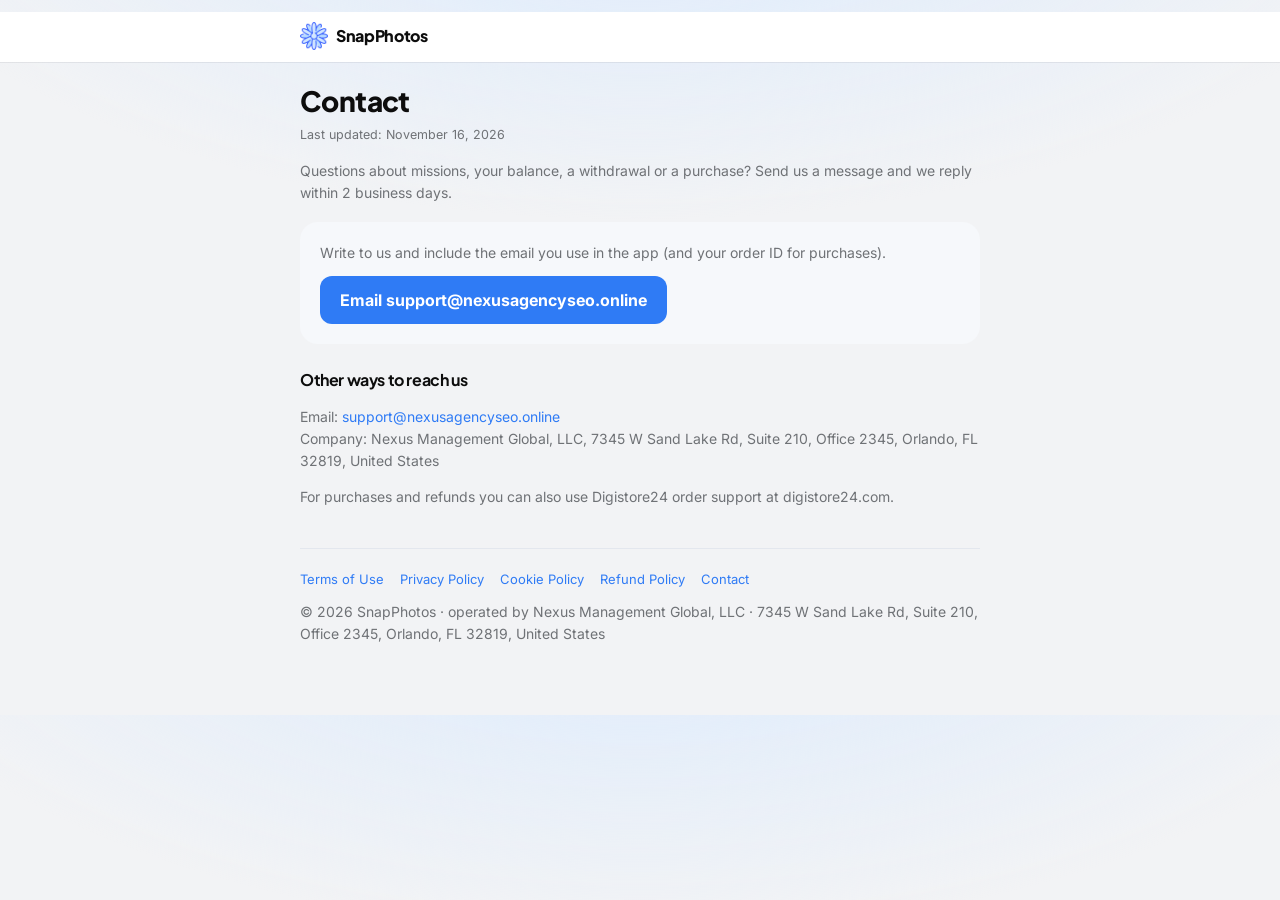
<file: contact.html>
<!DOCTYPE html>
<html lang="en">
<head>
<meta charset="UTF-8">
<meta name="viewport" content="width=device-width, initial-scale=1, viewport-fit=cover">
<title>SnapPhotos — Contact</title>
<link rel="icon" type="image/png" sizes="256x256" href="/assets/icone/flor-256.png">
<link rel="icon" type="image/png" sizes="32x32" href="/assets/icone/flor-32.png">
<link rel="apple-touch-icon" href="/assets/icone/flor-apple-180.png">
<link rel="stylesheet" href="assets/estilo.css?v=6">
</head>
<body>
<div class="legal">
  <div class="topo" style="margin-bottom:22px">
    <a class="marca" href="/index.html" style="text-decoration:none;color:inherit">
      <span class="sinal" style="background:none;padding:0"><img src="/assets/icone/flor-256.png" alt="" style="width:100%;height:100%;display:block"></span>
      SnapPhotos
    </a>
  </div>
  <h1>Contact</h1>
  <p class="quando">Last updated: November 16, 2026</p>

  <p>Questions about missions, your balance, a withdrawal or a purchase? Send us a message and we reply within 2 business days.</p>

  <div class="contato-email" style="margin:18px 0 24px;padding:20px;border-radius:18px;background:#f6f8fb"><p style="margin:0 0 12px">Write to us and include the email you use in the app (and your order ID for purchases).</p><a href="mailto:support@nexusagencyseo.online" style="display:inline-block;background:#2F7BF5;color:#fff;font-weight:700;padding:12px 20px;border-radius:12px;text-decoration:none">Email support@nexusagencyseo.online</a></div>
  <div class="alerta" id="recado" hidden role="status"><span id="recadoTexto"></span></div>

  <h2>Other ways to reach us</h2>
  <p>Email: <a href="mailto:support@nexusagencyseo.online">support@nexusagencyseo.online</a><br>Company: Nexus Management Global, LLC, 7345 W Sand Lake Rd, Suite 210, Office 2345, Orlando, FL 32819, United States</p>
  <p>For purchases and refunds you can also use Digistore24 order support at digistore24.com.</p>

  <nav class="legal-nav">
    <a href="/terms.html">Terms of Use</a><a href="/privacy.html">Privacy Policy</a><a href="/cookies.html">Cookie Policy</a><a href="/refund.html">Refund Policy</a><a href="/contact.html">Contact</a>
  </nav>
  <p class="legal-rodape">© 2026 SnapPhotos · operated by Nexus Management Global, LLC · 7345 W Sand Lake Rd, Suite 210, Office 2345, Orlando, FL 32819, United States</p>
</div>

</body>
</html>
</file>
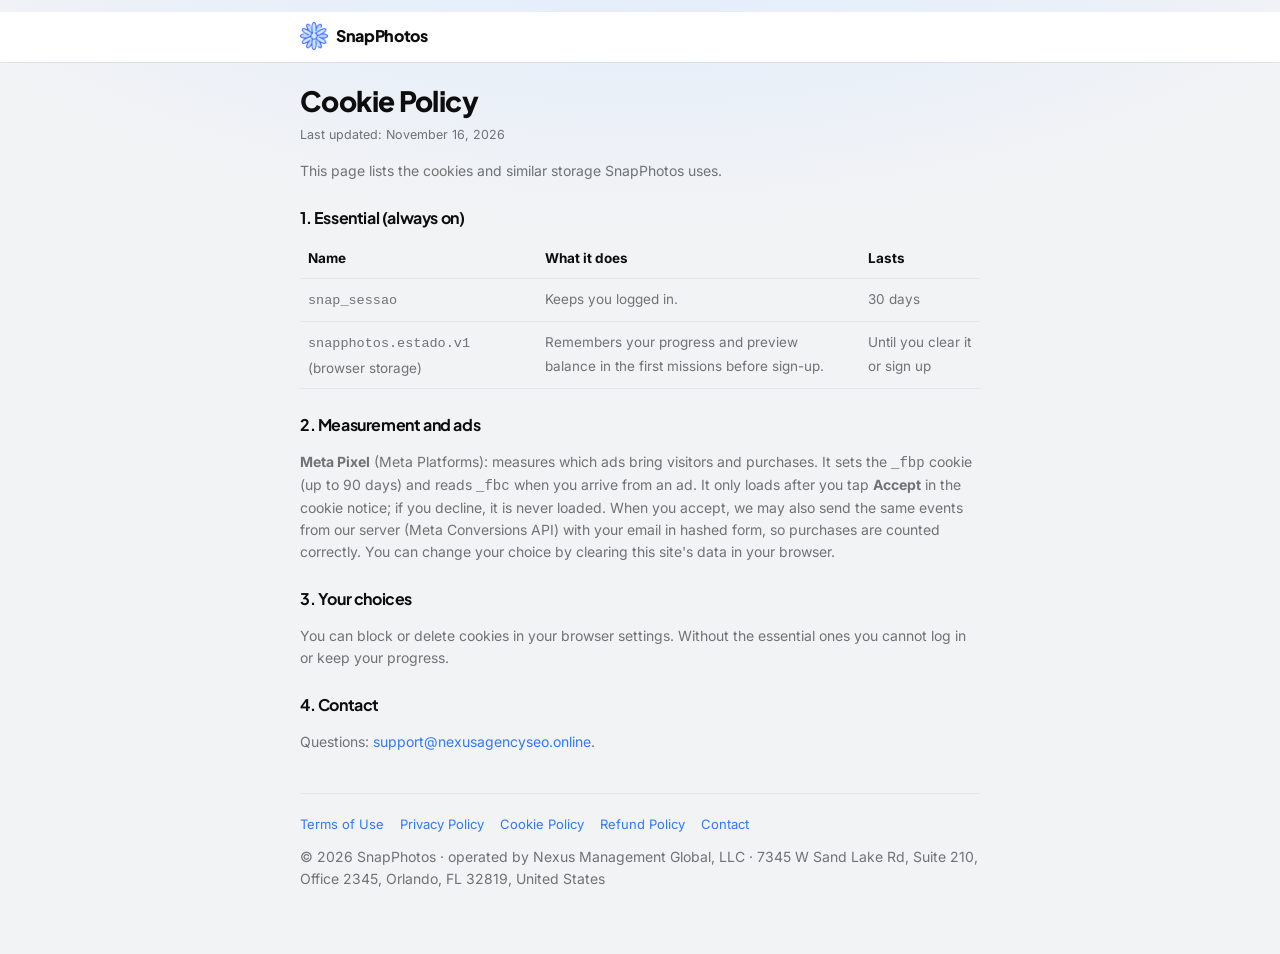
<file: cookies.html>
<!DOCTYPE html>
<html lang="en">
<head>
<meta charset="UTF-8">
<meta name="viewport" content="width=device-width, initial-scale=1, viewport-fit=cover">
<title>SnapPhotos — Cookie Policy</title>
<link rel="icon" type="image/png" sizes="256x256" href="/assets/icone/flor-256.png">
<link rel="icon" type="image/png" sizes="32x32" href="/assets/icone/flor-32.png">
<link rel="apple-touch-icon" href="/assets/icone/flor-apple-180.png">
<link rel="stylesheet" href="assets/estilo.css?v=6">
</head>
<body>
<div class="legal">
  <div class="topo" style="margin-bottom:22px">
    <a class="marca" href="/index.html" style="text-decoration:none;color:inherit">
      <span class="sinal" style="background:none;padding:0"><img src="/assets/icone/flor-256.png" alt="" style="width:100%;height:100%;display:block"></span>
      SnapPhotos
    </a>
  </div>
  <h1>Cookie Policy</h1>
  <p class="quando">Last updated: November 16, 2026</p>

  <p>This page lists the cookies and similar storage SnapPhotos uses.</p>

  <h2>1. Essential (always on)</h2>
  <table class="tabela-legal">
    <tr><th>Name</th><th>What it does</th><th>Lasts</th></tr>
    <tr><td><code>snap_sessao</code></td><td>Keeps you logged in.</td><td>30 days</td></tr>
    <tr><td><code>snapphotos.estado.v1</code> (browser storage)</td><td>Remembers your progress and preview balance in the first missions before sign-up.</td><td>Until you clear it or sign up</td></tr>
  </table>

  <h2>2. Measurement and ads</h2>
  <p><b>Meta Pixel</b> (Meta Platforms): measures which ads bring visitors and purchases. It sets the <code>_fbp</code> cookie (up to 90 days) and reads <code>_fbc</code> when you arrive from an ad. It only loads after you tap <b>Accept</b> in the cookie notice; if you decline, it is never loaded. When you accept, we may also send the same events from our server (Meta Conversions API) with your email in hashed form, so purchases are counted correctly. You can change your choice by clearing this site's data in your browser.</p>

  <h2>3. Your choices</h2>
  <p>You can block or delete cookies in your browser settings. Without the essential ones you cannot log in or keep your progress.</p>

  <h2>4. Contact</h2>
  <p>Questions: <a href="mailto:support@nexusagencyseo.online">support@nexusagencyseo.online</a>.</p>

  <nav class="legal-nav">
    <a href="/terms.html">Terms of Use</a><a href="/privacy.html">Privacy Policy</a><a href="/cookies.html">Cookie Policy</a><a href="/refund.html">Refund Policy</a><a href="/contact.html">Contact</a>
  </nav>
  <p class="legal-rodape">© 2026 SnapPhotos · operated by Nexus Management Global, LLC · 7345 W Sand Lake Rd, Suite 210, Office 2345, Orlando, FL 32819, United States</p>
</div>

</body>
</html>
</file>
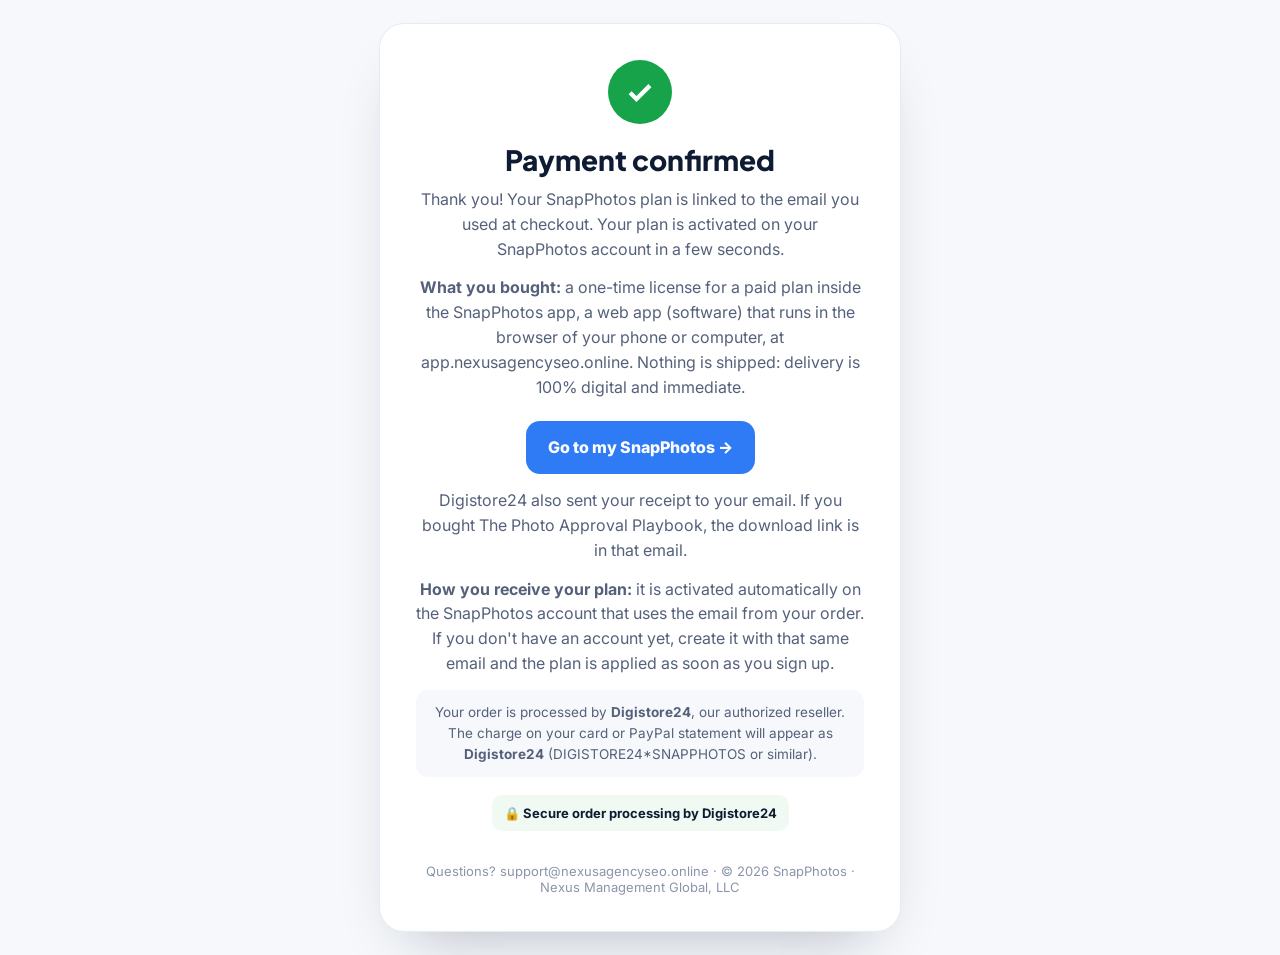
<file: obrigado.html>
<!doctype html><html lang="en"><head><meta charset="utf-8"><meta name="viewport" content="width=device-width,initial-scale=1"><meta name="robots" content="noindex">
<title>Thank you — SnapPhotos</title><link rel="icon" href="/assets/icone/flor-256.png">
<link href="https://fonts.googleapis.com/css2?family=Inter:wght@400;600;800&family=Plus+Jakarta+Sans:wght@800&display=swap" rel="stylesheet">
<style>*{margin:0;box-sizing:border-box}body{font-family:Inter,sans-serif;background:#f6f8fb;color:#0E1B33;display:grid;place-items:center;min-height:100vh;padding:24px}
.c{max-width:520px;background:#fff;border-radius:24px;padding:36px;box-shadow:0 0 0 1px #e6ebf2,0 30px 60px -30px rgba(14,27,51,.3);text-align:center}
.ok{width:64px;height:64px;border-radius:50%;background:#16A34A;display:grid;place-items:center;margin:0 auto 18px}.ok svg{width:34px;height:34px;stroke:#fff;fill:none;stroke-width:3}
h1{font:800 28px "Plus Jakarta Sans";margin-bottom:10px}p{color:#55617a;line-height:1.55;margin-bottom:14px}
a.b{display:inline-block;margin-top:8px;background:#2F7BF5;color:#fff;text-decoration:none;font-weight:800;padding:14px 22px;border-radius:14px}
small{display:block;margin-top:18px;color:#8a95ab;font-size:13px}</style></head><body><div class="c">
<div class="ok"><svg viewBox="0 0 24 24"><path d="m5 12.5 4.5 4.5L19 7.5"/></svg></div><h1>Payment confirmed</h1>
<p>Thank you! Your SnapPhotos plan is linked to the email you used at checkout. Your plan is activated on your SnapPhotos account in a few seconds.</p>
<p><b>What you bought:</b> a one-time license for a paid plan inside the SnapPhotos app, a web app (software) that runs in the browser of your phone or computer, at app.nexusagencyseo.online. Nothing is shipped: delivery is 100% digital and immediate.</p>
<p><a class="b" id="voltaApp" href="https://app.nexusagencyseo.online/app?compra=1">Go to my SnapPhotos →</a></p>
<p>Digistore24 also sent your receipt to your email. If you bought The Photo Approval Playbook, the download link is in that email.</p>
<p><b>How you receive your plan:</b> it is activated automatically on the SnapPhotos account that uses the email from your order. If you don't have an account yet, create it with that same email and the plan is applied as soon as you sign up.</p><p style="font-size:13.5px;background:#f6f8fb;border-radius:12px;padding:12px;margin-top:6px">Your order is processed by <b>Digistore24</b>, our authorized reseller. The charge on your card or PayPal statement will appear as <b>Digistore24</b> (DIGISTORE24*SNAPPHOTOS or similar).</p><p style="display:inline-flex;align-items:center;gap:8px;background:#f0faf3;color:#0E1B33;border-radius:10px;padding:8px 12px;font-weight:700;font-size:13px;margin-top:4px">🔒 Secure order processing by Digistore24</p><small>Questions? support@nexusagencyseo.online · © 2026 SnapPhotos · Nexus Management Global, LLC</small></div></body></html>
</file>
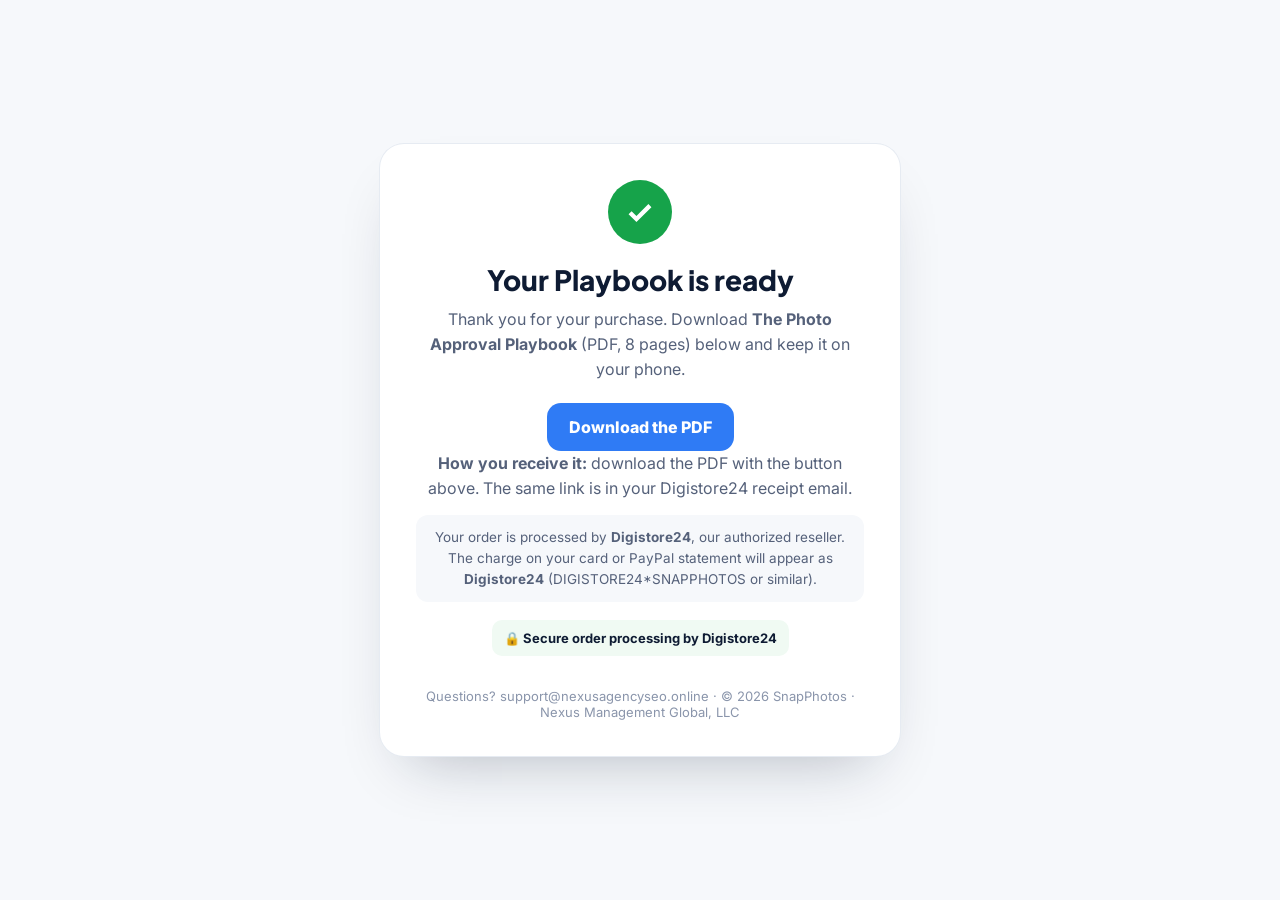
<file: playbook-b7ccb6f717fd.html>
<!doctype html><html lang="en"><head><meta charset="utf-8"><meta name="viewport" content="width=device-width,initial-scale=1"><meta name="robots" content="noindex">
<title>Your Playbook — SnapPhotos</title><link rel="icon" href="/assets/icone/flor-256.png">
<link href="https://fonts.googleapis.com/css2?family=Inter:wght@400;600;800&family=Plus+Jakarta+Sans:wght@800&display=swap" rel="stylesheet">
<style>*{margin:0;box-sizing:border-box}body{font-family:Inter,sans-serif;background:#f6f8fb;color:#0E1B33;display:grid;place-items:center;min-height:100vh;padding:24px}
.c{max-width:520px;background:#fff;border-radius:24px;padding:36px;box-shadow:0 0 0 1px #e6ebf2,0 30px 60px -30px rgba(14,27,51,.3);text-align:center}
.ok{width:64px;height:64px;border-radius:50%;background:#16A34A;display:grid;place-items:center;margin:0 auto 18px}.ok svg{width:34px;height:34px;stroke:#fff;fill:none;stroke-width:3}
h1{font:800 28px "Plus Jakarta Sans";margin-bottom:10px}p{color:#55617a;line-height:1.55;margin-bottom:14px}
a.b{display:inline-block;margin-top:8px;background:#2F7BF5;color:#fff;text-decoration:none;font-weight:800;padding:14px 22px;border-radius:14px}
small{display:block;margin-top:18px;color:#8a95ab;font-size:13px}</style></head><body><div class="c">
<div class="ok"><svg viewBox="0 0 24 24"><path d="m5 12.5 4.5 4.5L19 7.5"/></svg></div><h1>Your Playbook is ready</h1>
<p>Thank you for your purchase. Download <b>The Photo Approval Playbook</b> (PDF, 8 pages) below and keep it on your phone.</p>
<a class="b" href="/d-b7ccb6f717fd/SnapPhotos-Photo-Approval-Playbook.pdf" download>Download the PDF</a>
<p><b>How you receive it:</b> download the PDF with the button above. The same link is in your Digistore24 receipt email.</p><p style="font-size:13.5px;background:#f6f8fb;border-radius:12px;padding:12px;margin-top:6px">Your order is processed by <b>Digistore24</b>, our authorized reseller. The charge on your card or PayPal statement will appear as <b>Digistore24</b> (DIGISTORE24*SNAPPHOTOS or similar).</p><p style="display:inline-flex;align-items:center;gap:8px;background:#f0faf3;color:#0E1B33;border-radius:10px;padding:8px 12px;font-weight:700;font-size:13px;margin-top:4px">🔒 Secure order processing by Digistore24</p><small>Questions? support@nexusagencyseo.online · © 2026 SnapPhotos · Nexus Management Global, LLC</small></div></body></html>
</file>
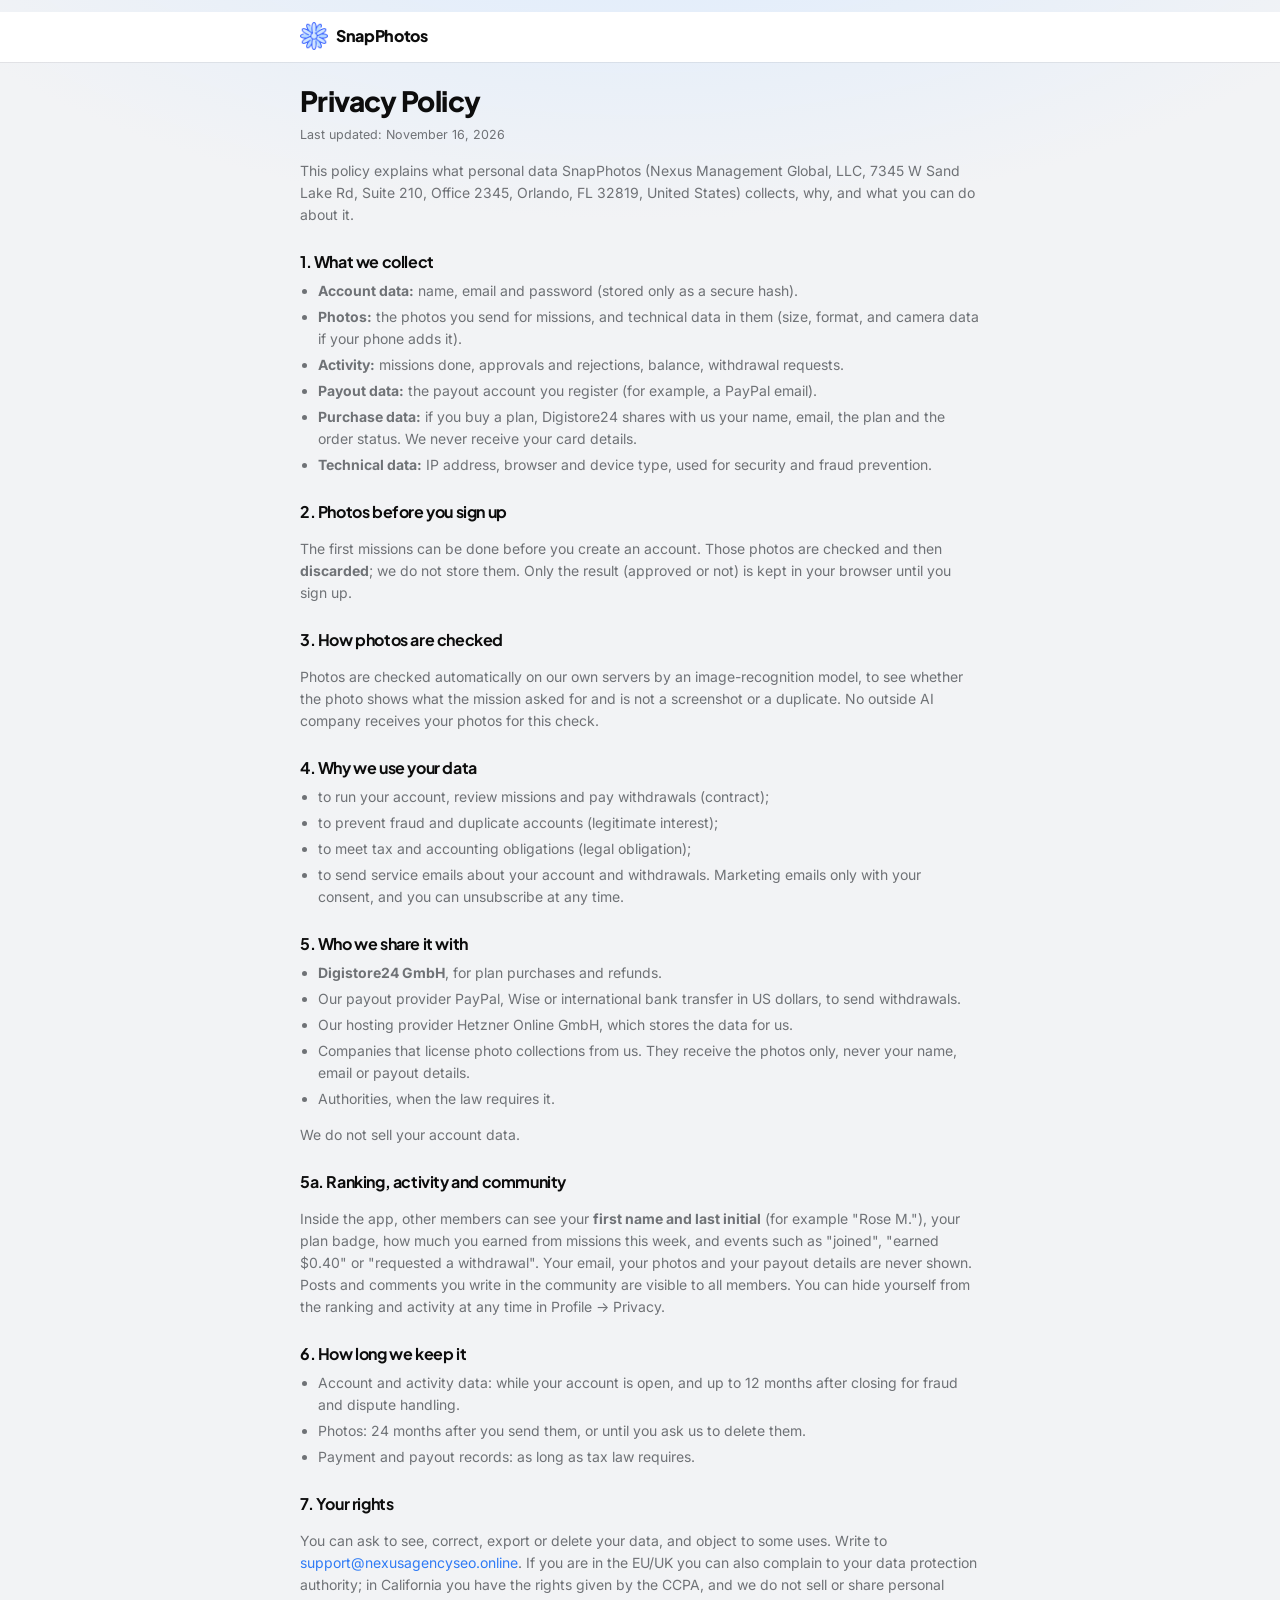
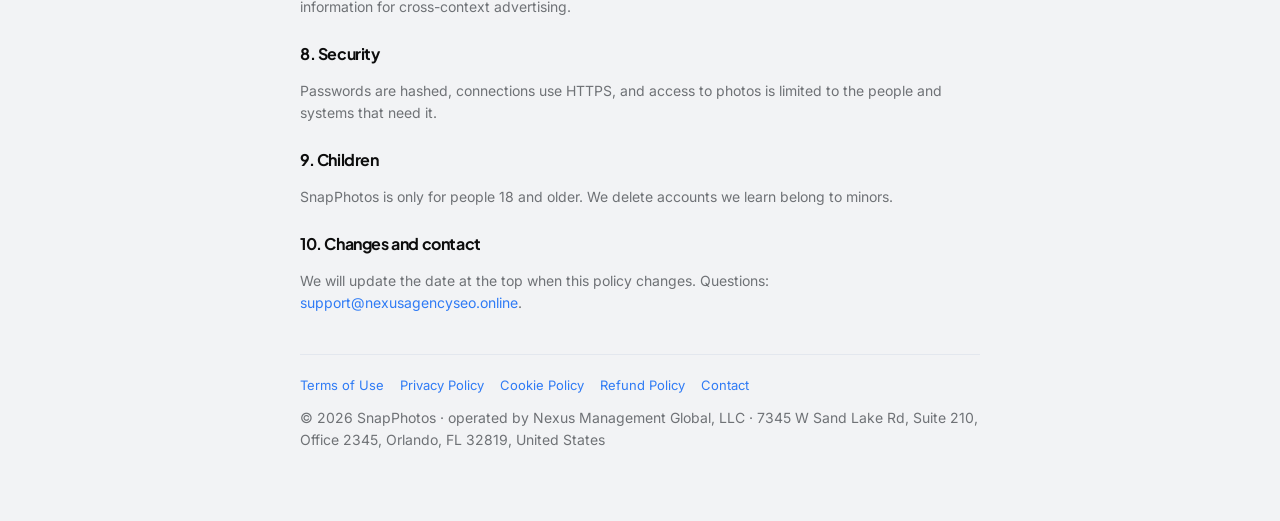
<file: privacy.html>
<!DOCTYPE html>
<html lang="en">
<head>
<meta charset="UTF-8">
<meta name="viewport" content="width=device-width, initial-scale=1, viewport-fit=cover">
<title>SnapPhotos — Privacy Policy</title>
<link rel="icon" type="image/png" sizes="256x256" href="/assets/icone/flor-256.png">
<link rel="icon" type="image/png" sizes="32x32" href="/assets/icone/flor-32.png">
<link rel="apple-touch-icon" href="/assets/icone/flor-apple-180.png">
<link rel="stylesheet" href="assets/estilo.css?v=6">
</head>
<body>
<div class="legal">
  <div class="topo" style="margin-bottom:22px">
    <a class="marca" href="/index.html" style="text-decoration:none;color:inherit">
      <span class="sinal" style="background:none;padding:0"><img src="/assets/icone/flor-256.png" alt="" style="width:100%;height:100%;display:block"></span>
      SnapPhotos
    </a>
  </div>
  <h1>Privacy Policy</h1>
  <p class="quando">Last updated: November 16, 2026</p>

  <p>This policy explains what personal data SnapPhotos (Nexus Management Global, LLC, 7345 W Sand Lake Rd, Suite 210, Office 2345, Orlando, FL 32819, United States) collects, why, and what you can do about it.</p>

  <h2>1. What we collect</h2>
  <ul>
    <li><b>Account data:</b> name, email and password (stored only as a secure hash).</li>
    <li><b>Photos:</b> the photos you send for missions, and technical data in them (size, format, and camera data if your phone adds it).</li>
    <li><b>Activity:</b> missions done, approvals and rejections, balance, withdrawal requests.</li>
    <li><b>Payout data:</b> the payout account you register (for example, a PayPal email).</li>
    <li><b>Purchase data:</b> if you buy a plan, Digistore24 shares with us your name, email, the plan and the order status. We never receive your card details.</li>
    <li><b>Technical data:</b> IP address, browser and device type, used for security and fraud prevention.</li>
  </ul>

  <h2>2. Photos before you sign up</h2>
  <p>The first missions can be done before you create an account. Those photos are checked and then <b>discarded</b>; we do not store them. Only the result (approved or not) is kept in your browser until you sign up.</p>

  <h2>3. How photos are checked</h2>
  <p>Photos are checked automatically on our own servers by an image-recognition model, to see whether the photo shows what the mission asked for and is not a screenshot or a duplicate. No outside AI company receives your photos for this check.</p>

  <h2>4. Why we use your data</h2>
  <ul>
    <li>to run your account, review missions and pay withdrawals (contract);</li>
    <li>to prevent fraud and duplicate accounts (legitimate interest);</li>
    <li>to meet tax and accounting obligations (legal obligation);</li>
    <li>to send service emails about your account and withdrawals. Marketing emails only with your consent, and you can unsubscribe at any time.</li>
  </ul>

  <h2>5. Who we share it with</h2>
  <ul>
    <li><b>Digistore24 GmbH</b>, for plan purchases and refunds.</li>
    <li>Our payout provider PayPal, Wise or international bank transfer in US dollars, to send withdrawals.</li>
    <li>Our hosting provider Hetzner Online GmbH, which stores the data for us.</li>
    <li>Companies that license photo collections from us. They receive the photos only, never your name, email or payout details.</li>
    <li>Authorities, when the law requires it.</li>
  </ul>
  <p>We do not sell your account data.</p>

  <h2>5a. Ranking, activity and community</h2>
  <p>Inside the app, other members can see your <b>first name and last initial</b> (for example "Rose M."), your plan badge, how much you earned from missions this week, and events such as "joined", "earned $0.40" or "requested a withdrawal". Your email, your photos and your payout details are never shown. Posts and comments you write in the community are visible to all members. You can hide yourself from the ranking and activity at any time in Profile → Privacy.</p>

  <h2>6. How long we keep it</h2>
  <ul>
    <li>Account and activity data: while your account is open, and up to 12 months after closing for fraud and dispute handling.</li>
    <li>Photos: 24 months after you send them, or until you ask us to delete them.</li>
    <li>Payment and payout records: as long as tax law requires.</li>
  </ul>

  <h2>7. Your rights</h2>
  <p>You can ask to see, correct, export or delete your data, and object to some uses. Write to <a href="mailto:support@nexusagencyseo.online">support@nexusagencyseo.online</a>. If you are in the EU/UK you can also complain to your data protection authority; in California you have the rights given by the CCPA, and we do not sell or share personal information for cross-context advertising.</p>

  <h2>8. Security</h2>
  <p>Passwords are hashed, connections use HTTPS, and access to photos is limited to the people and systems that need it.</p>

  <h2>9. Children</h2>
  <p>SnapPhotos is only for people 18 and older. We delete accounts we learn belong to minors.</p>

  <h2>10. Changes and contact</h2>
  <p>We will update the date at the top when this policy changes. Questions: <a href="mailto:support@nexusagencyseo.online">support@nexusagencyseo.online</a>.</p>

  <nav class="legal-nav">
    <a href="/terms.html">Terms of Use</a><a href="/privacy.html">Privacy Policy</a><a href="/cookies.html">Cookie Policy</a><a href="/refund.html">Refund Policy</a><a href="/contact.html">Contact</a>
  </nav>
  <p class="legal-rodape">© 2026 SnapPhotos · operated by Nexus Management Global, LLC · 7345 W Sand Lake Rd, Suite 210, Office 2345, Orlando, FL 32819, United States</p>
</div>

</body>
</html>
</file>
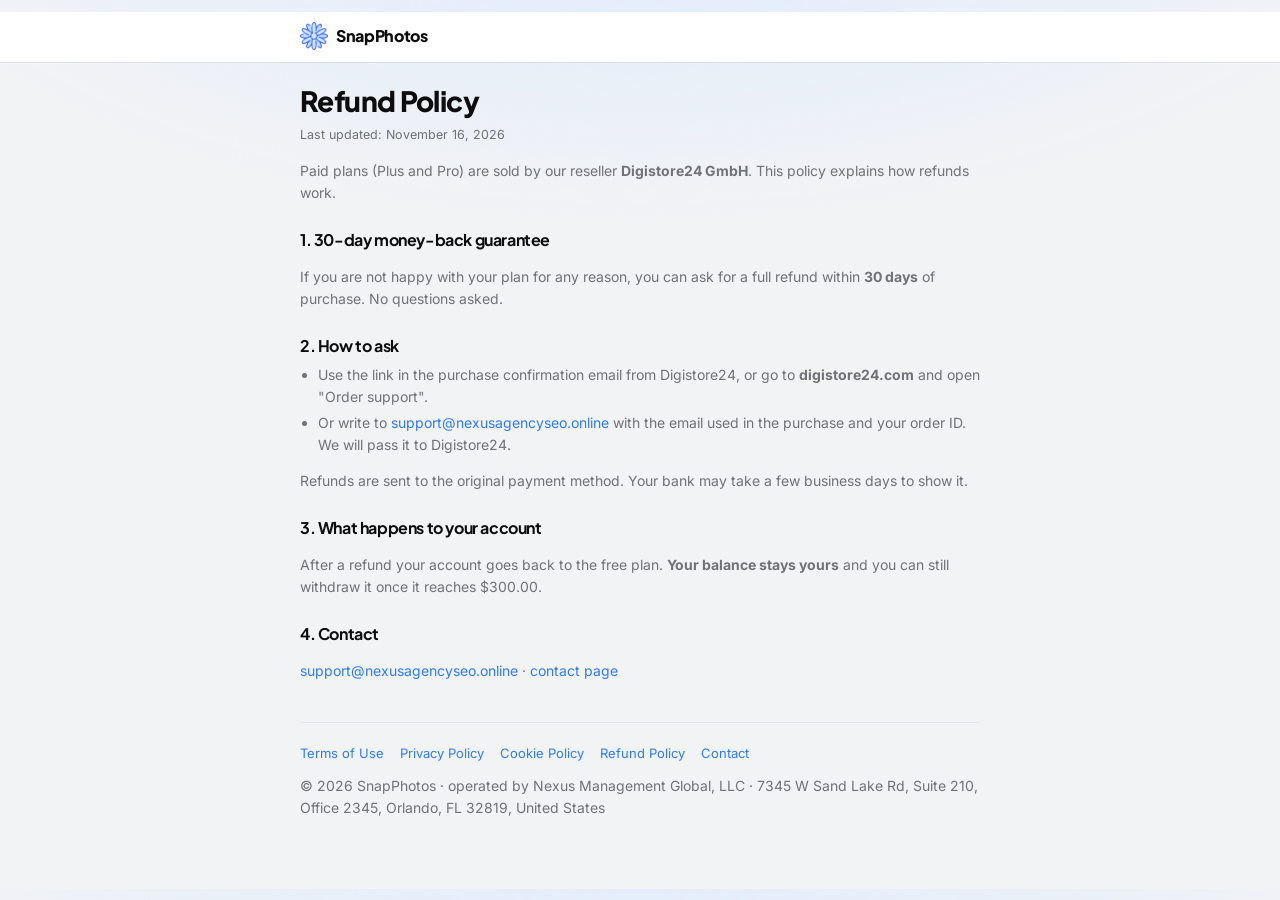
<file: refund.html>
<!DOCTYPE html>
<html lang="en">
<head>
<meta charset="UTF-8">
<meta name="viewport" content="width=device-width, initial-scale=1, viewport-fit=cover">
<title>SnapPhotos — Refund Policy</title>
<link rel="icon" type="image/png" sizes="256x256" href="/assets/icone/flor-256.png">
<link rel="icon" type="image/png" sizes="32x32" href="/assets/icone/flor-32.png">
<link rel="apple-touch-icon" href="/assets/icone/flor-apple-180.png">
<link rel="stylesheet" href="assets/estilo.css?v=6">
</head>
<body>
<div class="legal">
  <div class="topo" style="margin-bottom:22px">
    <a class="marca" href="/index.html" style="text-decoration:none;color:inherit">
      <span class="sinal" style="background:none;padding:0"><img src="/assets/icone/flor-256.png" alt="" style="width:100%;height:100%;display:block"></span>
      SnapPhotos
    </a>
  </div>
  <h1>Refund Policy</h1>
  <p class="quando">Last updated: November 16, 2026</p>

  <p>Paid plans (Plus and Pro) are sold by our reseller <b>Digistore24 GmbH</b>. This policy explains how refunds work.</p>

  <h2>1. 30-day money-back guarantee</h2>
  <p>If you are not happy with your plan for any reason, you can ask for a full refund within <b>30 days</b> of purchase. No questions asked.</p>

  <h2>2. How to ask</h2>
  <ul>
    <li>Use the link in the purchase confirmation email from Digistore24, or go to <b>digistore24.com</b> and open "Order support".</li>
    <li>Or write to <a href="mailto:support@nexusagencyseo.online">support@nexusagencyseo.online</a> with the email used in the purchase and your order ID. We will pass it to Digistore24.</li>
  </ul>
  <p>Refunds are sent to the original payment method. Your bank may take a few business days to show it.</p>

  <h2>3. What happens to your account</h2>
  <p>After a refund your account goes back to the free plan. <b>Your balance stays yours</b> and you can still withdraw it once it reaches $300.00.</p>

  <h2>4. Contact</h2>
  <p><a href="mailto:support@nexusagencyseo.online">support@nexusagencyseo.online</a> · <a href="/contact.html">contact page</a></p>

  <nav class="legal-nav">
    <a href="/terms.html">Terms of Use</a><a href="/privacy.html">Privacy Policy</a><a href="/cookies.html">Cookie Policy</a><a href="/refund.html">Refund Policy</a><a href="/contact.html">Contact</a>
  </nav>
  <p class="legal-rodape">© 2026 SnapPhotos · operated by Nexus Management Global, LLC · 7345 W Sand Lake Rd, Suite 210, Office 2345, Orlando, FL 32819, United States</p>
</div>

</body>
</html>
</file>
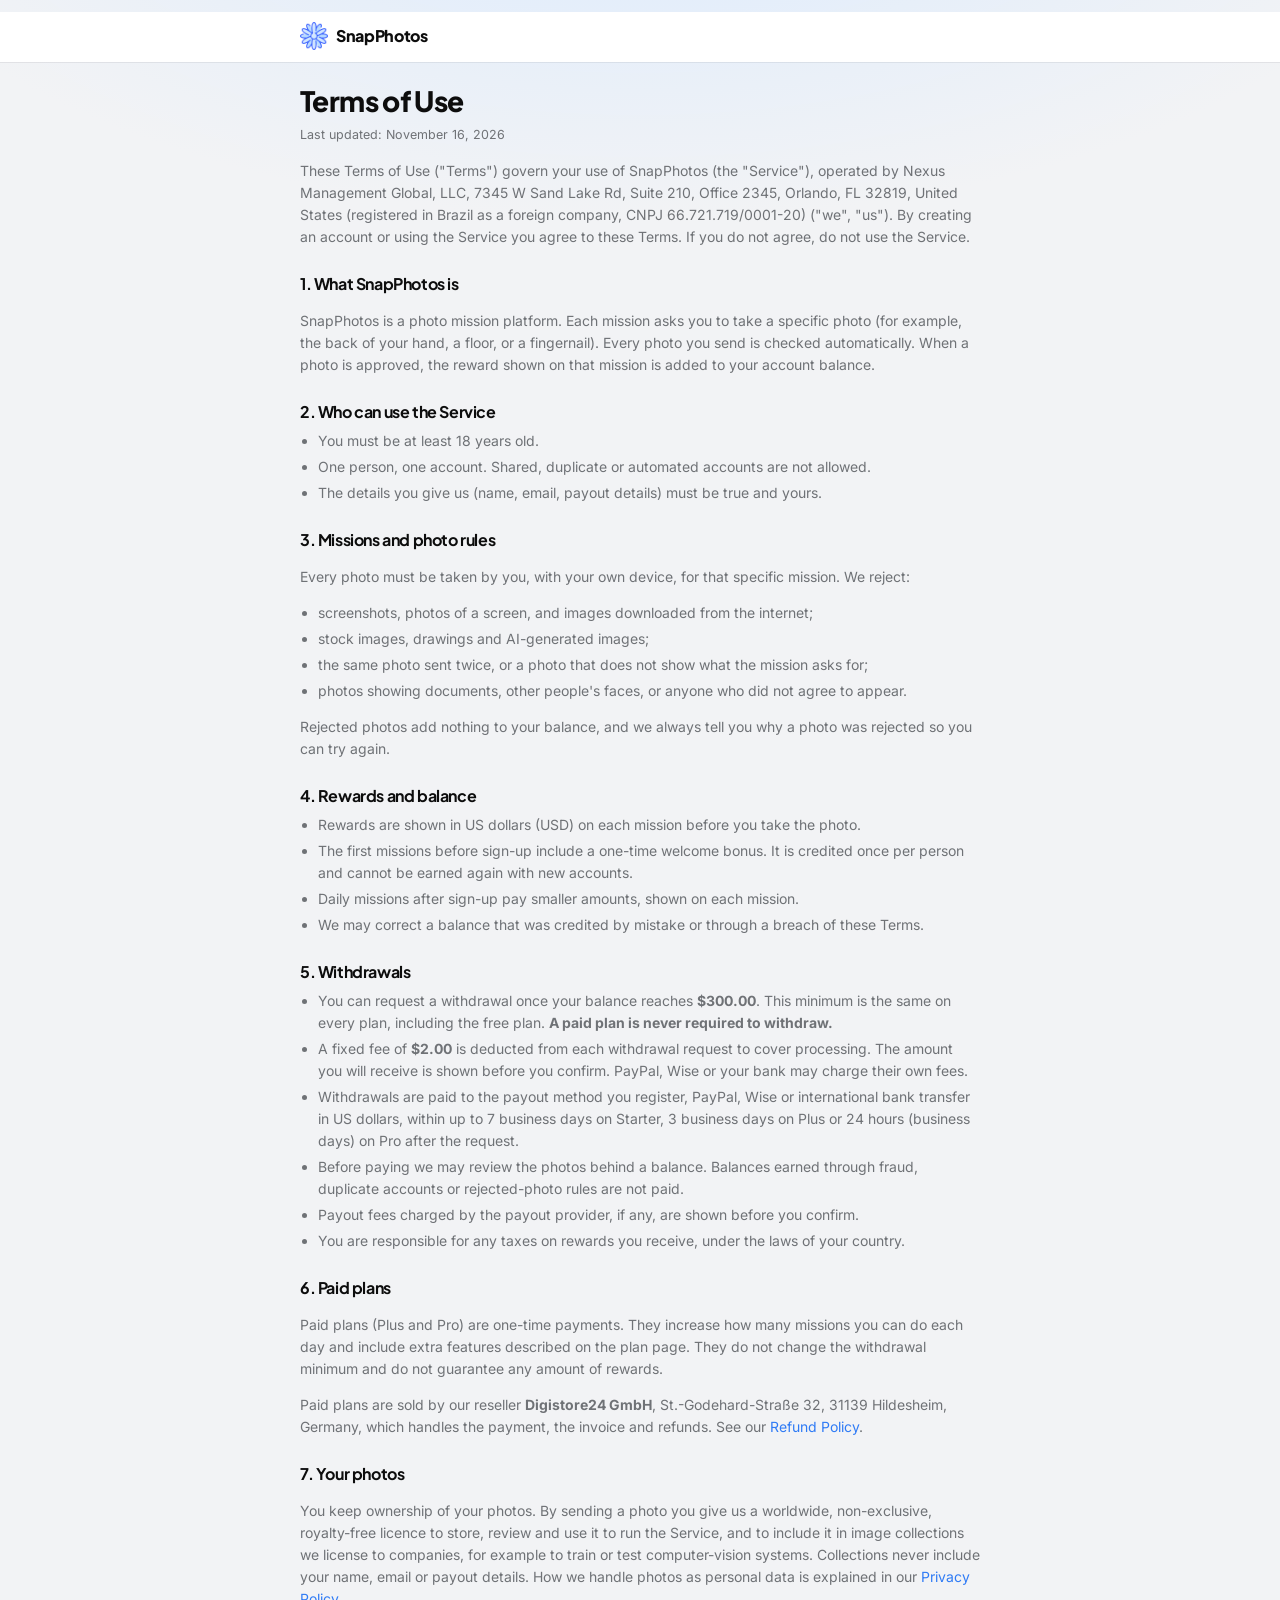
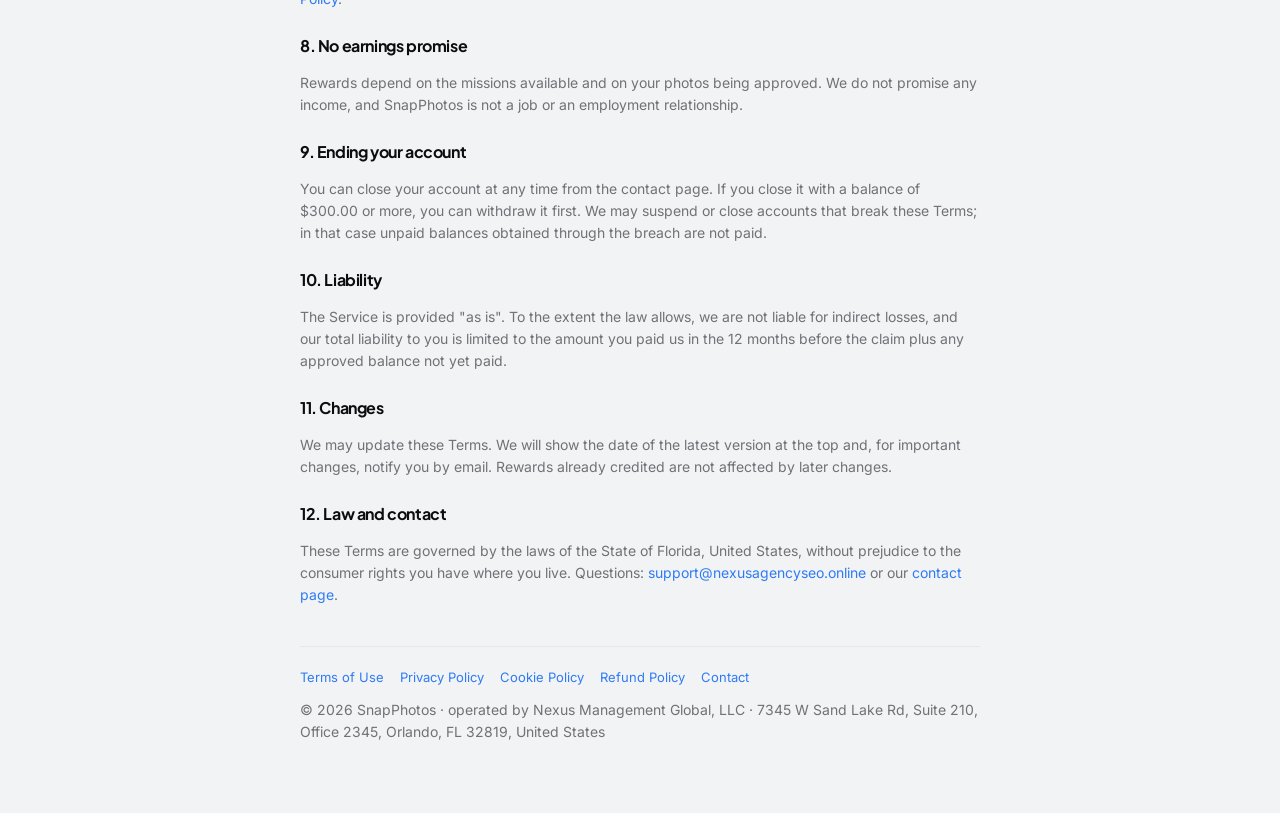
<file: terms.html>
<!DOCTYPE html>
<html lang="en">
<head>
<meta charset="UTF-8">
<meta name="viewport" content="width=device-width, initial-scale=1, viewport-fit=cover">
<title>SnapPhotos — Terms of Use</title>
<link rel="icon" type="image/png" sizes="256x256" href="/assets/icone/flor-256.png">
<link rel="icon" type="image/png" sizes="32x32" href="/assets/icone/flor-32.png">
<link rel="apple-touch-icon" href="/assets/icone/flor-apple-180.png">
<link rel="stylesheet" href="assets/estilo.css?v=6">
</head>
<body>
<div class="legal">
  <div class="topo" style="margin-bottom:22px">
    <a class="marca" href="/index.html" style="text-decoration:none;color:inherit">
      <span class="sinal" style="background:none;padding:0"><img src="/assets/icone/flor-256.png" alt="" style="width:100%;height:100%;display:block"></span>
      SnapPhotos
    </a>
  </div>
  <h1>Terms of Use</h1>
  <p class="quando">Last updated: November 16, 2026</p>

  <p>These Terms of Use ("Terms") govern your use of SnapPhotos (the "Service"), operated by Nexus Management Global, LLC, 7345 W Sand Lake Rd, Suite 210, Office 2345, Orlando, FL 32819, United States (registered in Brazil as a foreign company, CNPJ 66.721.719/0001-20) ("we", "us"). By creating an account or using the Service you agree to these Terms. If you do not agree, do not use the Service.</p>

  <h2>1. What SnapPhotos is</h2>
  <p>SnapPhotos is a photo mission platform. Each mission asks you to take a specific photo (for example, the back of your hand, a floor, or a fingernail). Every photo you send is checked automatically. When a photo is approved, the reward shown on that mission is added to your account balance.</p>

  <h2>2. Who can use the Service</h2>
  <ul>
    <li>You must be at least 18 years old.</li>
    <li>One person, one account. Shared, duplicate or automated accounts are not allowed.</li>
    <li>The details you give us (name, email, payout details) must be true and yours.</li>
  </ul>

  <h2>3. Missions and photo rules</h2>
  <p>Every photo must be taken by you, with your own device, for that specific mission. We reject:</p>
  <ul>
    <li>screenshots, photos of a screen, and images downloaded from the internet;</li>
    <li>stock images, drawings and AI-generated images;</li>
    <li>the same photo sent twice, or a photo that does not show what the mission asks for;</li>
    <li>photos showing documents, other people's faces, or anyone who did not agree to appear.</li>
  </ul>
  <p>Rejected photos add nothing to your balance, and we always tell you why a photo was rejected so you can try again.</p>

  <h2>4. Rewards and balance</h2>
  <ul>
    <li>Rewards are shown in US dollars (USD) on each mission before you take the photo.</li>
    <li>The first missions before sign-up include a one-time welcome bonus. It is credited once per person and cannot be earned again with new accounts.</li>
    <li>Daily missions after sign-up pay smaller amounts, shown on each mission.</li>
    <li>We may correct a balance that was credited by mistake or through a breach of these Terms.</li>
  </ul>

  <h2>5. Withdrawals</h2>
  <ul>
    <li>You can request a withdrawal once your balance reaches <b>$300.00</b>. This minimum is the same on every plan, including the free plan. <b>A paid plan is never required to withdraw.</b></li>
    <li>A fixed fee of <b>$2.00</b> is deducted from each withdrawal request to cover processing. The amount you will receive is shown before you confirm. PayPal, Wise or your bank may charge their own fees.</li>
    <li>Withdrawals are paid to the payout method you register, PayPal, Wise or international bank transfer in US dollars, within up to 7 business days on Starter, 3 business days on Plus or 24 hours (business days) on Pro after the request.</li>
    <li>Before paying we may review the photos behind a balance. Balances earned through fraud, duplicate accounts or rejected-photo rules are not paid.</li>
    <li>Payout fees charged by the payout provider, if any, are shown before you confirm.</li>
    <li>You are responsible for any taxes on rewards you receive, under the laws of your country.</li>
  </ul>

  <h2>6. Paid plans</h2>
  <p>Paid plans (Plus and Pro) are one-time payments. They increase how many missions you can do each day and include extra features described on the plan page. They do not change the withdrawal minimum and do not guarantee any amount of rewards.</p>
  <p>Paid plans are sold by our reseller <b>Digistore24 GmbH</b>, St.-Godehard-Straße 32, 31139 Hildesheim, Germany, which handles the payment, the invoice and refunds. See our <a href="/refund.html">Refund Policy</a>.</p>

  <h2>7. Your photos</h2>
  <p>You keep ownership of your photos. By sending a photo you give us a worldwide, non-exclusive, royalty-free licence to store, review and use it to run the Service, and to include it in image collections we license to companies, for example to train or test computer-vision systems. Collections never include your name, email or payout details. How we handle photos as personal data is explained in our <a href="/privacy.html">Privacy Policy</a>.</p>

  <h2>8. No earnings promise</h2>
  <p>Rewards depend on the missions available and on your photos being approved. We do not promise any income, and SnapPhotos is not a job or an employment relationship.</p>

  <h2>9. Ending your account</h2>
  <p>You can close your account at any time from the contact page. If you close it with a balance of $300.00 or more, you can withdraw it first. We may suspend or close accounts that break these Terms; in that case unpaid balances obtained through the breach are not paid.</p>

  <h2>10. Liability</h2>
  <p>The Service is provided "as is". To the extent the law allows, we are not liable for indirect losses, and our total liability to you is limited to the amount you paid us in the 12 months before the claim plus any approved balance not yet paid.</p>

  <h2>11. Changes</h2>
  <p>We may update these Terms. We will show the date of the latest version at the top and, for important changes, notify you by email. Rewards already credited are not affected by later changes.</p>

  <h2>12. Law and contact</h2>
  <p>These Terms are governed by the laws of the State of Florida, United States, without prejudice to the consumer rights you have where you live. Questions: <a href="mailto:support@nexusagencyseo.online">support@nexusagencyseo.online</a> or our <a href="/contact.html">contact page</a>.</p>

  <nav class="legal-nav">
    <a href="/terms.html">Terms of Use</a><a href="/privacy.html">Privacy Policy</a><a href="/cookies.html">Cookie Policy</a><a href="/refund.html">Refund Policy</a><a href="/contact.html">Contact</a>
  </nav>
  <p class="legal-rodape">© 2026 SnapPhotos · operated by Nexus Management Global, LLC · 7345 W Sand Lake Rd, Suite 210, Office 2345, Orlando, FL 32819, United States</p>
</div>

</body>
</html>
</file>
<file: assets/estilo.css>
/* ===========================================================================
   SnapPhotos — o desenho.

   AS MEDIDAS SAÍRAM DO SITE, LIDAS NO NAVEGADOR (getComputedStyle), não a olho:
   cor, fonte, corpo, entrelinha, espaçamento entre letras, raio, sombra e a
   largura da coluna. É o que estava valendo em 18/09/2026.

     coluna .................. 520px
     texto ................... Inter 16px/24px, cor oklch(16% 0 0)
     fundo da página ......... oklch(96.5% .003 260)
     títulos ................. Plus Jakarta Sans 800, 25px/28.75px, -0.625px
     azul da marca ........... oklch(61.7% .187 258.3)
     borda ................... oklch(92.5% .004 260)
     texto secundário ........ oklch(55% .008 260)
     cartões ................. raio 30px, recuo 16px
     botões .................. 13.5px/600, pílula, sombra azul a -12px
     barra de progresso ...... 10px, trilho no azul a 15%
     etiqueta de ganho ....... 13px/600, verde oklch(74.2% .166 148.5)
     aviso ................... 12px, âmbar oklch(96% .05 85)

   O que NÃO veio de lá: o logo, o texto das páginas e o selo de verificação.
   Aquilo é obra e marca de terceiro; medida de estilo, não.
   =========================================================================== */

@import url("https://fonts.googleapis.com/css2?family=Inter:opsz,wght@14..32,300..800&family=Plus+Jakarta+Sans:wght@600;700;800&display=swap");

:root{
  --primary:oklch(61.7% .187 258.3);
  --primary-soft:oklch(95.5% .028 258.3);
  --primary-sombra:oklch(61% .19 258 / .6);
  --fundo:oklch(96.5% .003 260);
  --card:oklch(100% 0 0);
  --borda:oklch(92.5% .004 260);
  --muted:oklch(96.8% .003 260);
  --tinta:oklch(16% 0 0);
  --tinta-2:oklch(55% .008 260);
  --verde:oklch(74.2% .166 148.5);
  --verde-suave:oklch(95.8% .045 148.5);
  --ambar:oklch(96% .05 85);
  --ambar-linha:oklch(78% .039 85 / .25);
  --ambar-tinta:oklch(28% .07 55);
  --vermelho:oklch(58% .19 25);
  --vermelho-suave:oklch(96% .04 25);
  --raio:30px;
  --sombra-cartao:oklch(0 0 0 / .04) 0 1px 2px 0, oklch(0 0 0 / .14) 0 8px 24px -12px;
  --sombra-azul:var(--primary-sombra) 0 10px 30px -12px;
  --texto:Inter,ui-sans-serif,system-ui,sans-serif;
  --titulo:"Plus Jakarta Sans",Inter,ui-sans-serif,system-ui,sans-serif;
}

*{box-sizing:border-box}
body{margin:0;background:var(--fundo);color:var(--tinta);
  font-family:var(--texto);font-size:16px;line-height:24px;
  -webkit-font-smoothing:antialiased}
a{color:var(--primary);text-decoration:none}

.tela{max-width:520px;margin:0 auto;padding:max(16px,env(safe-area-inset-top)) 16px max(32px,env(safe-area-inset-bottom));min-height:100vh;min-height:100dvh;
  display:flex;flex-direction:column}

/* ------------------------------------------------------------------ topo */
.topo{display:flex;align-items:center;gap:10px;margin-bottom:14px}
.marca{display:flex;align-items:center;gap:8px;font-family:var(--titulo);
  font-weight:800;font-size:16px;letter-spacing:-.02em}
.marca .sinal{width:28px;height:28px;border-radius:9px;background:var(--primary);
  display:grid;place-items:center;color:#fff}
.marca .sinal svg{width:15px;height:15px;fill:none;stroke:currentColor;stroke-width:2.2;
  stroke-linecap:round;stroke-linejoin:round}
.topo .passo{margin-left:auto;font-size:12px;font-weight:500;color:var(--tinta-2)}
.idioma{display:inline-flex;align-items:center;gap:6px;height:33px;padding:6px 12px;
  border:1px solid var(--borda);border-radius:999px;background:var(--card);
  font:inherit;font-size:12.5px;font-weight:600;color:var(--tinta);cursor:pointer}
.idioma svg{width:14px;height:14px;fill:none;stroke:currentColor;stroke-width:1.8}

/* -------------------------------------------------------------- progresso */
.progresso .k{display:flex;justify-content:space-between;align-items:center;
  font-size:12px;font-weight:500;color:var(--tinta-2);margin-bottom:6px}
.progresso .k b{color:var(--primary);font-size:12.5px;font-weight:700}
.barra{height:10px;border-radius:999px;background:oklch(61.7% .187 258.3 / .15);overflow:hidden}
.barra i{display:block;height:100%;width:0;background:var(--primary);border-radius:999px;
  transition:width .5s cubic-bezier(.2,.8,.2,1)}

h1{font-family:var(--titulo);font-size:25px;line-height:28.75px;letter-spacing:-.625px;
  font-weight:800;margin:12px 0 14px}
h2{font-family:var(--titulo);font-size:18px;line-height:24px;letter-spacing:-.4px;
  font-weight:700;margin:0 0 6px}
h3{font-family:var(--titulo);font-size:16px;font-weight:700;margin:0 0 4px}

/* ----------------------------------------------------------------- saldo */
.saldo{background:var(--primary);color:#fff;border-radius:var(--raio);padding:16px;
  box-shadow:var(--sombra-azul)}
.saldo span{display:block;font-size:13px;line-height:20px;opacity:.9}
.saldo b{display:block;font-size:30px;line-height:45px;font-weight:800;
  font-variant-numeric:tabular-nums}
.saldo.subindo b{animation:pulo .5s ease}
@keyframes pulo{0%{transform:scale(1)}40%{transform:scale(1.07)}100%{transform:scale(1)}}

.nota{display:flex;align-items:flex-start;gap:8px;margin:12px 2px 0;
  font-size:12.5px;line-height:19px;color:var(--tinta-2)}
.nota svg{width:15px;height:15px;flex:none;margin-top:2px;fill:none;stroke:var(--primary);stroke-width:1.9}

/* --------------------------------------------------------------- missão */
.missao{margin-top:22px}
.missao .cab{display:flex;align-items:flex-start;gap:12px}
.missao .cab h2{flex:1;min-width:0}
.ganho{flex:none;text-align:right}
.ganho span{display:block;font-size:12px;line-height:18px;color:var(--tinta-2)}
.ganho b{display:inline-block;margin-top:3px;padding:4px 10px;border-radius:999px;
  background:var(--verde-suave);color:var(--verde);font-size:13px;line-height:19.5px;font-weight:600}
.brief{margin:6px 0 14px;font-size:13.5px;line-height:20.25px;color:var(--tinta-2)}

.area{display:flex;gap:14px;align-items:flex-start;flex-wrap:wrap}
.visor{position:relative;flex:1;min-width:190px;aspect-ratio:1/1;border-radius:var(--raio);
  background:linear-gradient(160deg,oklch(97% .008 258),oklch(95% .03 258));
  display:grid;place-items:center;overflow:hidden;border:1px solid var(--borda)}
.visor img{width:100%;height:100%;object-fit:cover}
.visor .icone{width:36%;height:36%;fill:none;stroke:oklch(75% .09 258);stroke-width:1.5;
  stroke-linecap:round;stroke-linejoin:round}
.visor .selo{position:absolute;top:10px;left:10px;display:inline-flex;align-items:center;gap:5px;
  padding:4px 9px;border-radius:999px;background:oklch(100% 0 0 / .9);
  font-size:11.5px;font-weight:600;box-shadow:var(--sombra-cartao)}
.visor .selo svg{width:12px;height:12px;fill:none;stroke:currentColor;stroke-width:1.9}
.acoes{display:flex;flex-direction:column;gap:10px;min-width:190px}

.b{display:inline-flex;align-items:center;justify-content:center;gap:8px;height:42px;
  padding:0 16px;border-radius:999px;border:1px solid var(--borda);background:var(--card);
  font-family:var(--texto);font-size:13.5px;line-height:20.25px;font-weight:600;
  color:var(--tinta);cursor:pointer;transition:.14s}
.b:hover{background:var(--muted)}
.b svg{width:16px;height:16px;fill:none;stroke:currentColor;stroke-width:2;
  stroke-linecap:round;stroke-linejoin:round}
.b.azul{background:var(--primary);border-color:transparent;color:#fff;box-shadow:var(--sombra-azul)}
.b.azul:hover{filter:brightness(1.05)}
.b.largo{width:100%}
.b[disabled]{opacity:.5;cursor:not-allowed}
.b input[type=file]{display:none}

.alerta{display:flex;gap:9px;margin-top:18px;padding:12px;border-radius:var(--raio);
  background:var(--ambar);border:1px solid var(--ambar-linha);color:var(--ambar-tinta);
  font-size:12px;line-height:18.6px;box-shadow:var(--sombra-cartao)}
.alerta svg{width:16px;height:16px;flex:none;margin-top:1px;fill:none;stroke:currentColor;stroke-width:2}
.alerta.ok{background:var(--verde-suave);border-color:oklch(74.2% .166 148.5 / .25);color:oklch(40% .12 148)}
.alerta.nao{background:var(--vermelho-suave);border-color:oklch(58% .19 25 / .25);color:oklch(40% .16 25)}

/* ------------------------------------------------------------ formulário */
.campo{display:block;margin-bottom:12px}
.campo span{display:block;font-size:12px;font-weight:600;color:var(--tinta-2);margin-bottom:5px}
.campo input{width:100%;height:44px;padding:0 14px;border:1px solid var(--borda);
  border-radius:16px;background:var(--card);font:inherit;font-size:14px;outline:none;transition:.14s}
.campo input:focus{border-color:var(--primary);box-shadow:0 0 0 3px var(--primary-soft)}
.requisitos{margin:-2px 0 12px;padding:0;font-size:12px;color:var(--tinta-2)}
.requisitos li{list-style:none;padding-left:18px;position:relative;line-height:20px}
.requisitos li::before{content:"";position:absolute;left:4px;top:8px;width:5px;height:5px;
  border-radius:50%;background:var(--tinta-2);opacity:.5}
.requisitos li.ok::before{background:var(--verde);opacity:1}
.concordo{display:flex;gap:9px;align-items:flex-start;font-size:12.5px;line-height:19px;
  color:var(--tinta-2);margin:4px 0 16px}
.concordo input{width:17px;height:17px;flex:none;margin-top:1px;accent-color:var(--primary)}
.ou{display:flex;align-items:center;gap:10px;margin:14px 0;color:var(--tinta-2);font-size:12px}
.ou::before,.ou::after{content:"";flex:1;height:1px;background:var(--borda)}

/* ---------------------------------------------------------------- painel */
.cartao{background:var(--card);border:1px solid var(--borda);border-radius:var(--raio);
  padding:16px;margin-bottom:12px;box-shadow:var(--sombra-cartao)}
.cartao p{margin:0;color:var(--tinta-2);font-size:13.5px;line-height:20.25px}
.numeros{display:grid;grid-template-columns:repeat(3,1fr);gap:8px;margin:14px 0 4px}
.numeros div{background:var(--card);border:1px solid var(--borda);border-radius:20px;
  padding:10px;text-align:center}
.numeros b{display:block;font-family:var(--titulo);font-size:18px;font-weight:800;
  font-variant-numeric:tabular-nums}
.numeros span{font-size:11.5px;color:var(--tinta-2)}

.niveis{display:grid;gap:10px}
.nivel{background:var(--card);border:1px solid var(--borda);border-radius:var(--raio);
  padding:16px;box-shadow:var(--sombra-cartao)}
.nivel.atual{border-color:var(--verde)}
.nivel.destaque{border-color:var(--primary)}
.nivel .linha{display:flex;align-items:center;gap:8px}
.nivel .linha b{font-family:var(--titulo);font-size:16px;font-weight:800}
.nivel .preco{margin-left:auto;font-family:var(--titulo);font-size:20px;font-weight:800}
.nivel ul{margin:10px 0 12px;padding-left:16px;color:var(--tinta-2);font-size:13px;line-height:20px}
.fita{display:inline-block;padding:3px 8px;border-radius:999px;background:var(--primary-soft);
  color:var(--primary);font-size:10.5px;font-weight:700;letter-spacing:.04em;text-transform:uppercase}

.saques{margin-top:10px;font-size:13px}
.saques div{display:flex;justify-content:space-between;padding:8px 0;border-bottom:1px solid var(--borda)}
.saques div:last-child{border-bottom:0}
.saques i{font-style:normal;color:var(--tinta-2);font-size:12px}

/* ---------------------------------------------------------------- rodapé */
.rodape{margin-top:auto;padding-top:28px;text-align:center;font-size:12px;color:var(--tinta-2)}
.rodape .parceiros{display:flex;align-items:center;justify-content:center;gap:9px;
  margin-bottom:14px;font-size:11.5px}
.rodape .vaga{padding:5px 12px;border:1px dashed var(--borda);border-radius:999px;background:var(--card)}
.rodape nav{display:flex;flex-wrap:wrap;gap:12px;justify-content:center;margin-bottom:8px}
.rodape a{color:var(--tinta-2)}
.rodape a:hover{color:var(--tinta)}

/* --------------------------------------------------------- páginas legais */
.legal{max-width:720px;margin:0 auto;padding:28px 20px 56px}
.legal h1{font-size:28px;line-height:34px}
.legal h2{font-size:16px;margin:24px 0 6px}
.legal p,.legal li{color:var(--tinta-2);font-size:14px;line-height:22px}
.legal .quando{font-size:12.5px;margin-top:-8px}
.legal .prototipo{margin:16px 0;padding:12px 14px;border-radius:20px;
  background:var(--primary-soft);color:oklch(40% .13 258);font-size:13px;line-height:20px}

@media(max-width:420px){
  .tela{padding:14px 14px 28px}
  h1{font-size:23px;line-height:27px}
  .saldo b{font-size:28px;line-height:40px}
}

/* navegador do Instagram/Facebook: sem zoom ao tocar no campo, sem destaque azul no toque */
input,select,textarea{font-size:16px}
button,label,a{-webkit-tap-highlight-color:transparent;touch-action:manipulation}

[hidden]{display:none!important}

/* páginas legais */
.legal ul{margin:6px 0 6px 18px;padding:0}
.legal li{margin:4px 0}
.legal a{color:var(--azul,#2f7bf5)}
.legal mark.preencher{background:#fff3b0;color:#5a4500;padding:0 4px;border-radius:4px;font-weight:600}
.legal .tabela-legal{width:100%;border-collapse:collapse;font-size:13.5px;margin:8px 0}
.legal .tabela-legal th,.legal .tabela-legal td{text-align:left;padding:8px;border-bottom:1px solid #e3e7ee;vertical-align:top;color:var(--tinta-2)}
.legal .tabela-legal th{color:inherit}
.legal-nav{display:flex;flex-wrap:wrap;gap:8px 16px;margin-top:40px;padding-top:18px;border-top:1px solid #e3e7ee;font-size:13px}
.legal-rodape{font-size:12.5px;margin-top:10px}
.legal .contato{margin-top:16px}
.legal textarea,.legal select{width:100%;font:inherit;font-size:16px;padding:12px 14px;border-radius:16px;border:1px solid #dfe3ea;background:#fff}

/* formas de saque */
.formas-saque{margin-top:18px;padding:14px;border-radius:var(--raio);background:#fff;border:1px solid #e3e7ee;text-align:center}
.fs-rotulo{display:block;font-size:12.5px;color:var(--tinta-2);margin-bottom:8px}
.fs-lista{display:flex;flex-wrap:wrap;gap:8px;justify-content:center}
.fs-item{display:inline-flex;align-items:center;gap:6px;padding:7px 12px;border-radius:999px;background:#f3f6fb;font-size:13px;font-weight:600}
.fs-item svg{width:15px;height:15px;fill:none;stroke:currentColor;stroke-width:1.8}
.fs-pp{color:#003087;font-style:italic;font-weight:800}
.fs-wise{color:#163300;background:#9fe870;padding:1px 7px;border-radius:6px;font-weight:800}
.fs-nota{display:block;font-size:12px;color:var(--tinta-2);margin-top:8px}
.metodos{display:grid;grid-template-columns:repeat(3,1fr);gap:8px;margin-bottom:12px}
.metodo{display:flex;flex-direction:column;align-items:center;gap:4px;padding:12px 6px;border:1.5px solid #dfe3ea;border-radius:16px;background:#fff;cursor:pointer;text-align:center;font-size:13px}
.metodo input{position:absolute;opacity:0;pointer-events:none}
.metodo small{font-size:11px;color:var(--tinta-2)}
.metodo:has(input:checked){border-color:#2f7bf5;box-shadow:0 0 0 3px rgba(47,123,245,.15)}
.metodo:has(input:focus-visible){outline:2px solid #2f7bf5;outline-offset:2px}

/* seletor de idioma com bandeiras */
.idioma-caixa{position:relative}
.idioma .bandeira{display:inline-flex;border-radius:3px;overflow:hidden;box-shadow:0 0 0 1px rgba(0,0,0,.08)}
.idioma-menu{position:absolute;right:0;top:calc(100% + 6px);z-index:50;min-width:170px;background:#fff;border:1px solid #e3e7ee;border-radius:14px;padding:6px;box-shadow:0 12px 30px rgba(0,0,0,.12)}
.idioma-menu button{display:flex;align-items:center;gap:10px;width:100%;padding:10px 10px;border:0;background:none;border-radius:10px;font:inherit;font-size:14px;font-weight:600;cursor:pointer;text-align:left}
.idioma-menu button:hover{background:#f1f3f6}
.idioma-menu svg{border-radius:3px;box-shadow:0 0 0 1px rgba(0,0,0,.08)}

/* selos de segurança no rodapé */
.seguranca{display:flex;flex-wrap:wrap;justify-content:center;gap:8px 10px;margin:0 0 16px}
.seguranca>span,.seguranca>a{display:inline-flex;align-items:center;gap:6px;padding:6px 10px;border-radius:999px;background:#fff;border:1px solid #e3e7ee;font-size:12px;font-weight:600;color:#3f4652;text-decoration:none}
.seguranca svg{width:14px;height:14px;fill:none;stroke:#16a34a;stroke-width:2;stroke-linecap:round;stroke-linejoin:round}

/* ===========================================================================
   LAYOUT 2 (16/11) — mesmas cores e fontes; organização nova.
   =========================================================================== */
.tela{max-width:560px}
.topo{position:sticky;top:0;z-index:30;margin:0 -16px 14px;padding:10px 16px;
  background:oklch(96.5% .003 260 / .86);backdrop-filter:saturate(1.4) blur(12px);-webkit-backdrop-filter:saturate(1.4) blur(12px)}
.topo .passo{padding:5px 10px;border-radius:999px;background:var(--card);border:1px solid var(--borda);font-weight:600;color:var(--tinta)}

/* passos 1-2-3 */
.passos{list-style:none;margin:12px 0 0;padding:0;display:grid;grid-template-columns:repeat(3,1fr);gap:8px}
.passos li{display:flex;align-items:center;gap:8px;padding:8px 10px;border-radius:16px;background:var(--card);border:1px solid var(--borda);font-size:12.5px;line-height:16px;min-width:0}
.passos .bol{flex:none;width:24px;height:24px;border-radius:50%;display:grid;place-items:center;font-weight:700;font-size:12px;background:var(--muted);color:var(--tinta-2)}
.passos .bol svg{width:14px;height:14px;fill:none;stroke:#fff;stroke-width:3;stroke-linecap:round;stroke-linejoin:round}
.passos .rot{font-weight:600;white-space:nowrap;overflow:hidden;text-overflow:ellipsis}
.passos b{margin-left:auto;font-size:11.5px;font-weight:700;color:var(--verde)}
.passos li.atual{border-color:var(--primary);box-shadow:0 0 0 3px oklch(61.7% .187 258.3 / .12)}
.passos li.atual .bol{background:var(--primary);color:#fff}
.passos li.feito .bol{background:var(--verde)}
.passos li.feito{opacity:.8}
@media (max-width:420px){.passos b{display:none}}

/* título e saldo */
h1{font-size:27px;line-height:31px;margin:18px 0 14px;text-wrap:balance}
.saldo{position:relative;overflow:hidden;padding:18px 20px;
  background:radial-gradient(120% 140% at 100% 0%,oklch(70% .16 250) 0%,transparent 55%),var(--primary)}
.saldo::after{content:"";position:absolute;right:-30px;bottom:-40px;width:160px;height:160px;border-radius:50%;
  border:22px solid oklch(100% 0 0 / .08)}
.saldo b{font-size:38px;line-height:48px;letter-spacing:-.8px;font-family:var(--titulo)}

/* cartão da missão */
.cartao-missao{margin-top:18px;background:var(--card);border-radius:var(--raio);padding:18px;box-shadow:var(--sombra-cartao);border:1px solid var(--borda)}
.cartao-missao .area{flex-direction:column;gap:12px}
.cartao-missao .visor{width:100%;min-width:0;flex:none;border-radius:22px}
.cartao-missao .acoes{display:grid;grid-template-columns:1.25fr 1fr;gap:10px;width:100%;min-width:0}
.cartao-missao .acoes .b{height:48px;font-size:14px}
.cartao-missao .alerta{margin-top:14px}
@media (max-width:380px){.cartao-missao .acoes{grid-template-columns:1fr}}

/* guias de enquadramento no visor */
.guias{position:absolute;inset:14px;z-index:1;pointer-events:none}
.guias i{position:absolute;width:26px;height:26px;border:3px solid oklch(100% 0 0 / .9);filter:drop-shadow(0 1px 2px oklch(0 0 0 / .25))}
.guias i:nth-child(1){top:0;left:0;border-right:0;border-bottom:0;border-radius:10px 0 0 0}
.guias i:nth-child(2){top:0;right:0;border-left:0;border-bottom:0;border-radius:0 10px 0 0}
.guias i:nth-child(3){bottom:0;left:0;border-right:0;border-top:0;border-radius:0 0 0 10px}
.guias i:nth-child(4){bottom:0;right:0;border-left:0;border-top:0;border-radius:0 0 10px 0}
.visor .selo{z-index:2;top:14px;left:50%;transform:translateX(-50%)}
.visor .icone{opacity:.9}
.visor:has(video) .guias i{border-color:#fff}

/* cadastro */
.cartao-muro{background:var(--card);border-radius:var(--raio);padding:22px 18px;box-shadow:var(--sombra-cartao);border:1px solid var(--borda);margin-top:6px}
.cartao-muro h1{margin-top:0}
.cartao-muro .saldo{padding:14px 18px}
.cartao-muro .saldo b{font-size:30px;line-height:38px}
.campo input{transition:border-color .15s,box-shadow .15s}
.campo input:focus{outline:none;border-color:var(--primary);box-shadow:0 0 0 3px oklch(61.7% .187 258.3 / .15)}

/* rodapé */
.rodape{margin-top:auto;padding-top:28px}

/* computador: duas colunas — informação à esquerda, missão à direita */
@media (min-width:960px){
  .tela{max-width:1080px;padding-left:32px;padding-right:32px}
  .topo{margin:0 -32px 18px;padding:12px 32px}
  .grade-funil:not([hidden]){display:grid;grid-template-columns:minmax(0,1fr) minmax(0,480px);gap:40px;align-items:start;margin-top:18px}
  .col-info{position:sticky;top:84px}
  .col-info h1{font-size:40px;line-height:44px;letter-spacing:-1.2px;margin:22px 0 20px}
  .cartao-missao{margin-top:0;padding:22px}
  .cartao-muro{max-width:520px;margin:24px auto 0;padding:30px}
}
.cartao-missao .acoes .b{white-space:nowrap;padding:0 12px}
.como{display:none}
@media (min-width:960px){
  .como{display:grid;gap:10px;list-style:none;margin:26px 0 0;padding:0}
  .como li{display:flex;gap:12px;align-items:flex-start;padding:14px;border-radius:20px;background:var(--card);border:1px solid var(--borda);font-size:13.5px;line-height:20px;color:var(--tinta-2)}
  .como li span{flex:none;width:28px;height:28px;border-radius:50%;background:var(--primary-soft);color:var(--primary);display:grid;place-items:center;font-weight:800;font-size:13px}
  .como b{display:block;color:var(--tinta);font-size:14px}
  .como i{font-style:normal}
  .como .fs-pp{font-style:italic}
}

/* ===== revisão UI/UX (contraste, toque, foco, retorno) ===== */
:root{--verde-texto:oklch(47% .13 148.5)}
html{scroll-behavior:smooth}
.ganho b,.passos b{color:var(--verde-texto)}
.idioma{height:44px;padding:0 14px}
.b{min-height:44px;transition:transform .12s ease,filter .15s,background .15s}
.b:active:not([disabled]){transform:scale(.98)}
.b:focus-visible,.idioma:focus-visible,a:focus-visible,.idioma-menu button:focus-visible,.olho:focus-visible{outline:3px solid oklch(61.7% .187 258.3 / .55);outline-offset:2px}
.concordo input{width:20px;height:20px;accent-color:var(--primary)}
.campo-senha{position:relative;display:block}
.campo-senha input{padding-right:52px}
.olho{position:absolute;right:4px;bottom:2px;width:44px;height:44px;display:grid;place-items:center;border:0;background:none;color:var(--tinta-2);cursor:pointer;border-radius:12px}
.olho svg{width:20px;height:20px;fill:none;stroke:currentColor;stroke-width:1.9;stroke-linecap:round;stroke-linejoin:round}
@media (prefers-reduced-motion:reduce){html{scroll-behavior:auto}.b{transition:none}}
.topo .passo{white-space:nowrap}
@media (max-width:420px){#idiomaNome{display:none}.idioma{padding:0 12px}}

/* ===== animações de ganho ===== */
.chip-voando{position:fixed;z-index:90;pointer-events:none;padding:8px 14px;border-radius:999px;background:var(--verde-suave);color:var(--verde-texto);
  font-family:var(--titulo);font-weight:800;font-size:20px;box-shadow:0 12px 30px -8px oklch(0 0 0 / .35);border:2px solid #fff;white-space:nowrap}
.confete{position:fixed;inset:0;width:100vw;height:100vh;z-index:95;pointer-events:none}
.selo-aprovado{position:absolute;inset:0;z-index:5;display:grid;place-content:center;justify-items:center;gap:10px;
  background:oklch(62% .17 148.5 / .35);backdrop-filter:blur(2px);animation:aparece .25s ease-out}
.selo-aprovado span{width:84px;height:84px;border-radius:50%;background:oklch(62% .17 148.5);display:grid;place-items:center;
  box-shadow:0 0 0 10px oklch(100% 0 0 / .35);animation:carimbo .45s cubic-bezier(.2,1.6,.4,1)}
.selo-aprovado svg{width:46px;height:46px;fill:none;stroke:#fff;stroke-width:3.2;stroke-linecap:round;stroke-linejoin:round;stroke-dasharray:30;stroke-dashoffset:30;animation:traco .4s .2s ease-out forwards}
.selo-aprovado b{font-family:var(--titulo);font-size:28px;color:#fff;text-shadow:0 2px 10px oklch(0 0 0 / .3)}
.selo-aprovado.saindo{opacity:0;transition:opacity .25s}
@keyframes aparece{from{opacity:0}to{opacity:1}}
@keyframes carimbo{from{transform:scale(.3)}to{transform:scale(1)}}
@keyframes traco{to{stroke-dashoffset:0}}
.saldo.brilhando{box-shadow:0 0 0 4px oklch(62% .17 148.5 / .45),var(--sombra-azul);transition:box-shadow .2s}
.saldo.brilhando b{color:#eaffef}
.passos li.feito .bol{animation:carimbo .4s cubic-bezier(.2,1.6,.4,1)}
.barra i{transition:width .9s cubic-bezier(.2,.8,.2,1)}

/* ===== cadastro social ===== */
.sociais{display:grid;grid-template-columns:1fr 1fr;gap:10px;margin:4px 0 6px}
.social{display:flex;align-items:center;justify-content:center;gap:10px;height:48px;border-radius:999px;border:1px solid var(--borda);background:#fff;
  font:inherit;font-size:14px;font-weight:600;color:var(--tinta);cursor:pointer;transition:transform .12s,background .15s}
.social:hover{background:var(--muted)}
.social:active{transform:scale(.98)}
.social svg{width:20px;height:20px;flex:none}
.social.google{grid-column:1/-1}
.social.apple{background:#000;color:#fff;border-color:#000}
.social.apple:hover{background:#1a1a1a}
.divisor{display:flex;align-items:center;gap:12px;margin:16px 0 4px;font-size:12.5px;color:var(--tinta-2)}
.divisor::before,.divisor::after{content:"";flex:1;height:1px;background:var(--borda)}
.paises{display:block;text-align:center;font-size:12px;color:var(--tinta-2);margin-top:8px}
@media (prefers-reduced-motion:reduce){.selo-aprovado,.selo-aprovado span,.selo-aprovado svg,.passos li.feito .bol{animation:none;stroke-dashoffset:0}}
.emoji-bandeira{font-size:18px;line-height:1;font-family:"Apple Color Emoji","Segoe UI Emoji","Noto Color Emoji",sans-serif}
.idioma .bandeira{box-shadow:none;border-radius:0;overflow:visible}
.idioma-menu .emoji-bandeira{font-size:20px}

/* ===== Login: duas colunas no desktop ===== */
.login-lado{display:none}
@media (min-width:960px){
  .pg-login .tela{max-width:1040px}
  .login-grade{display:grid;grid-template-columns:1fr 440px;gap:40px;align-items:stretch;margin:24px 0 8px}
  .login-lado{display:flex;flex-direction:column;justify-content:center;gap:14px;padding:48px;border-radius:28px;color:#fff;
    background:radial-gradient(120% 90% at 0% 0%,oklch(70% .16 258) 0%,var(--primary) 45%,oklch(48% .19 262) 100%);
    box-shadow:0 24px 60px -24px var(--primary-sombra)}
  .login-flor{width:64px;height:64px;border-radius:18px;background:#fff;padding:8px}
  .login-lado h2{font-size:36px;line-height:1.15;margin:8px 0 0;letter-spacing:-.02em}
  .login-lado p{margin:0;font-size:17px;opacity:.9}
  .login-lado ul{list-style:none;padding:0;margin:14px 0 0;display:grid;gap:12px}
  .login-lado li{display:flex;align-items:center;gap:12px;font-size:16px;font-weight:500;padding:12px 14px;border-radius:16px;background:rgb(255 255 255 / .12)}
  .login-lado li span{flex:none;width:28px;height:28px;border-radius:50%;display:grid;place-items:center;background:#fff;color:var(--primary);font-weight:700;font-size:14px}
  .login-cartao{background:var(--card);border:1px solid var(--borda);border-radius:28px;padding:40px 36px;box-shadow:0 12px 40px -20px rgb(0 0 0 / .18)}
  .login-cartao h1{margin-top:0}
}

/* ===== Análise da foto, Continue, resgate e VSL ===== */
.varredura{position:absolute;inset:0;z-index:4;pointer-events:none;background:linear-gradient(180deg,oklch(61.7% .187 258.3 / .10),oklch(61.7% .187 258.3 / .02))}
.chip-ia{position:absolute;top:12px;left:12px;display:inline-flex;align-items:center;gap:6px;padding:5px 11px;border-radius:999px;background:rgb(255 255 255 / .92);color:var(--primary);font-size:13px;font-weight:600;box-shadow:0 4px 14px -6px rgb(0 0 0 / .25)}
.chip-ia svg{width:15px;height:15px;fill:none;stroke:currentColor;stroke-width:2;stroke-linecap:round}
.varredura .scan{position:absolute;left:18%;right:18%;top:22%;height:42%;border:2px solid oklch(70% .15 258 / .9);border-radius:22px;background:oklch(70% .15 258 / .16);box-shadow:0 0 0 1px rgb(255 255 255 / .35) inset;animation:varre 1.6s ease-in-out infinite alternate}
@keyframes varre{from{transform:translateY(-28%)}to{transform:translateY(48%)}}
.continuar{margin-top:12px;height:52px;font-size:15px}
.analise{margin-top:12px;border-radius:22px;padding:6px 16px;background:var(--verde-suave);border:1px solid oklch(90% .06 148.5)}
.analise.nao{background:oklch(97% .02 27);border-color:oklch(90% .05 27)}
.analise div{display:flex;justify-content:space-between;gap:12px;padding:9px 0;font-size:14px}
.analise span{color:var(--tinta-2)}
.analise b{font-weight:600;text-align:right;font-variant-numeric:tabular-nums}
.analise .status{border-top:1px solid oklch(88% .05 148.5 / .8)}
.analise.ok .status b{color:var(--verde-texto)}
.analise.nao .status b{color:oklch(52% .19 27)}
.resgate{border:0;border-radius:28px;padding:28px 24px 22px;width:min(400px,calc(100vw - 32px));text-align:center;box-shadow:0 30px 80px -20px rgb(0 0 0 / .35)}
.resgate::backdrop{background:rgb(20 24 40 / .35);backdrop-filter:blur(6px);-webkit-backdrop-filter:blur(6px)}
.resgate h2{font-size:24px;line-height:1.2;margin:0 0 16px}
.resgate-total{background:var(--muted);border-radius:18px;padding:16px;margin-bottom:14px}
.resgate-total span{display:block;font-size:12px;font-weight:600;letter-spacing:.08em;text-transform:uppercase;color:var(--tinta-2)}
.resgate-total b{display:block;font:800 38px/1.15 var(--titulo);color:var(--verde-texto);font-variant-numeric:tabular-nums;margin-top:4px}
.resgate .checks{list-style:none;padding:0;margin:14px 0 18px;text-align:left;display:grid;gap:9px}
.resgate .checks li{position:relative;padding-left:28px;font-size:14.5px;font-weight:500}
.resgate .checks li::before{content:"";position:absolute;left:0;top:2px;width:18px;height:18px;border-radius:50%;border:1.6px solid var(--verde);background:no-repeat center/11px url("data:image/svg+xml,%3Csvg xmlns='http://www.w3.org/2000/svg' viewBox='0 0 24 24' fill='none' stroke='%2322a35a' stroke-width='3.2' stroke-linecap='round' stroke-linejoin='round'%3E%3Cpath d='m5 12 5 5L20 7'/%3E%3C/svg%3E")}
.resgate .b{height:52px;font-size:15px}
.link-login{display:block;margin-top:14px;font-size:14px;font-weight:600;color:var(--tinta-2);text-decoration:none}
.link-login:hover{color:var(--primary)}
.etapa-vsl{max-width:560px;margin:0 auto;text-align:center}
.vsl-status{display:flex;gap:10px;align-items:center;margin:4px 0 18px}
.pilula-processo{flex:1;display:inline-flex;align-items:center;justify-content:center;gap:8px;height:40px;border-radius:999px;background:var(--primary);color:#fff;font-size:14px;font-weight:600}
.pilula-processo.pronto{background:var(--verde-texto)}
.pilula-processo.pronto .gira{display:none}
.carteira{display:inline-flex;align-items:center;gap:7px;height:40px;padding:0 14px;border-radius:999px;background:var(--card);border:1px solid var(--borda);font-variant-numeric:tabular-nums}
.carteira svg{width:18px;height:18px;fill:none;stroke:var(--primary);stroke-width:1.8}
.gira{width:14px;height:14px;border-radius:50%;border:2px solid currentColor;border-right-color:transparent;display:inline-block;animation:gira .8s linear infinite}
@keyframes gira{to{transform:rotate(360deg)}}
.sobretitulo{margin:0;font-size:13px;font-weight:700;letter-spacing:.12em;text-transform:uppercase;color:var(--primary)}
.etapa-vsl h1{margin:6px 0 6px}
.vsl-player{position:relative;margin:16px -16px 14px;background:#000;aspect-ratio:4/5;max-height:72vh;overflow:hidden}
@media (min-width:600px){.vsl-player{margin:16px auto 14px;border-radius:24px;max-width:420px}}
.vsl-player video{width:100%;height:100%;object-fit:cover;display:block}
.vsl-play{position:absolute;inset:0;margin:auto;width:84px;height:84px;border-radius:50%;border:0;background:rgb(255 255 255 / .92);display:grid;place-items:center;cursor:pointer;box-shadow:0 12px 30px -8px rgb(0 0 0 / .5)}
.vsl-play svg{width:34px;height:34px;fill:var(--primary);margin-left:4px}
.vsl-barra{position:absolute;left:0;right:0;bottom:0;height:5px;background:rgb(255 255 255 / .25)}
.vsl-barra i{display:block;height:100%;width:0;background:oklch(60% .2 27)}
.vsl-cta{height:54px;font-size:15.5px;gap:10px}
.vsl-cta svg{width:18px;height:18px;fill:none;stroke:currentColor;stroke-width:2.2;stroke-linecap:round;stroke-linejoin:round}
.vsl-cta[disabled]{background:var(--muted);color:var(--tinta-2);box-shadow:none;opacity:1}
.etapa-vsl .b.claro{margin-top:10px;height:50px;display:flex;align-items:center;justify-content:center;background:var(--primary-soft);color:var(--primary);text-decoration:none;font-weight:600;border:0}
.nota-centro{font-size:13px;color:var(--tinta-2);margin:10px 0 0}
.como-funciona{text-align:left;margin-top:28px;background:var(--card);border:1px solid var(--borda);border-radius:24px;padding:20px}
.como-funciona h2{margin:0 0 12px}
.como-funciona ol{list-style:none;padding:0;margin:0;display:grid;gap:14px;counter-reset:passo}
.como-funciona li{counter-increment:passo;position:relative;padding-left:40px}
.como-funciona li::before{content:counter(passo);position:absolute;left:0;top:0;width:28px;height:28px;border-radius:50%;display:grid;place-items:center;background:var(--primary-soft);color:var(--primary);font-weight:700;font-size:14px}
.como-funciona li b{display:block}
.como-funciona li span{color:var(--tinta-2);font-size:14px}
@media (prefers-reduced-motion:reduce){.varredura .scan,.gira{animation:none}}

/* foto aprovada: desfocada, check verde e selo "Approved" (até o Continue) */
.visor.foto-aprovada .previa{filter:blur(10px) saturate(.6);transform:scale(1.08)}
.aprovada-final{position:absolute;inset:0;z-index:5;display:grid;place-items:center;background:rgb(120 120 120 / .25)}
.aprovada-final .chip-ok{position:absolute;top:12px;left:12px;display:inline-flex;align-items:center;gap:6px;padding:5px 11px;border-radius:999px;background:var(--verde-suave);color:var(--verde-texto);font-size:13px;font-weight:600}
.aprovada-final .chip-ok svg{width:14px;height:14px;fill:currentColor}
.aprovada-final .check-ok{width:72px;height:72px;border-radius:50%;background:oklch(70% .17 148.5);display:grid;place-items:center;box-shadow:0 10px 30px -8px oklch(60% .17 148.5 / .7)}
.aprovada-final .check-ok svg{width:38px;height:38px;fill:none;stroke:#fff;stroke-width:3;stroke-linecap:round;stroke-linejoin:round}
.seguranca svg.marca-ic{width:16px;height:16px;stroke:none}
.seguranca svg.marca-ic[viewBox="0 0 64 32"]{width:26px;height:14px}
/* botão de som no topo */
.botao-som{width:40px;height:40px;border-radius:12px;border:1px solid var(--borda);background:#fff;display:grid;place-items:center;cursor:pointer;margin-left:auto;margin-right:8px}
.botao-som svg{width:20px;height:20px;fill:none;stroke:var(--tinta);stroke-width:1.8;stroke-linecap:round;stroke-linejoin:round}
.botao-som .mudo{display:none}
.botao-som.mudo .onda{display:none}
.botao-som.mudo .mudo{display:inline}
.botao-som:focus-visible{outline:3px solid oklch(61.7% .187 258.3 / .55);outline-offset:2px}

/* ===== VSL completa ===== */
.vsl-info{margin-top:30px;text-align:center}
.vsl-selo{display:inline-flex;align-items:center;gap:6px;padding:6px 12px;border-radius:999px;background:var(--primary-soft);color:var(--primary);font-size:13px;font-weight:600}
.vsl-selo svg{width:15px;height:15px;fill:none;stroke:currentColor;stroke-width:2}
.vsl-info h2{font-size:26px;line-height:1.2;letter-spacing:-.5px;margin:14px 0 6px}
.vsl-numeros{display:grid;grid-template-columns:repeat(3,1fr);gap:10px;margin:18px 0 12px}
.vsl-numeros div{background:var(--card);border:1px solid var(--borda);border-radius:20px;padding:14px 8px;display:flex;flex-direction:column;align-items:center;gap:2px}
.vsl-numeros svg{width:20px;height:20px;fill:none;stroke:var(--primary);stroke-width:1.9;stroke-linecap:round;stroke-linejoin:round;margin-bottom:4px}
.vsl-numeros b{font:800 22px/1.1 var(--titulo)}
.vsl-numeros span{font-size:12px;color:var(--tinta-2);line-height:1.3}
.vsl-chips{display:flex;flex-wrap:wrap;justify-content:center;gap:8px}
.vsl-chips>span{display:inline-flex;align-items:center;gap:6px;height:32px;padding:0 12px;border-radius:999px;background:var(--card);border:1px solid var(--borda);font-size:13px;font-weight:600}
.vsl-chips svg{width:15px;height:15px;fill:none;stroke:var(--primary);stroke-width:2}
.vsl-chips i{font-style:normal}
.vsl-beneficios{display:grid;gap:10px;margin-top:14px;text-align:left}
.vsl-beneficios>div{display:flex;gap:14px;align-items:flex-start;background:var(--card);border:1px solid var(--borda);border-radius:22px;padding:16px}
.vsl-beneficios .ic{flex:none;width:44px;height:44px;border-radius:14px;background:var(--primary-soft);display:grid;place-items:center}
.vsl-beneficios .ic svg{width:22px;height:22px;fill:none;stroke:var(--primary);stroke-width:1.9;stroke-linecap:round;stroke-linejoin:round}
.vsl-beneficios b{display:block;font-size:15.5px}
.vsl-beneficios p{margin:3px 0 0;font-size:14px;color:var(--tinta-2);line-height:1.45}
#vslCtaFinal{margin-top:18px;background:var(--primary-soft);color:var(--primary);box-shadow:none}

/* ===========================================================================
   CAMADA PRO: profundidade. Tudo que é cartão ou pop-up flutua (sombra em três
   camadas + brilho de 1px na borda de cima); botões têm volume e afundam ao toque.
   =========================================================================== */
:root{
  --elev-1:0 1px 2px rgb(16 24 40 / .04),0 4px 10px -2px rgb(16 24 40 / .06),0 14px 28px -12px rgb(16 24 40 / .10);
  --elev-2:0 2px 4px rgb(16 24 40 / .05),0 10px 22px -6px rgb(16 24 40 / .10),0 30px 60px -24px rgb(16 24 40 / .22);
  --elev-3:0 4px 8px rgb(16 24 40 / .06),0 24px 48px -12px rgb(16 24 40 / .22),0 60px 120px -40px rgb(37 99 235 / .35);
  --brilho:inset 0 1px 0 rgb(255 255 255 / .9);
  --azul-cima:oklch(67% .17 258);
  --azul-baixo:oklch(55% .2 262);
}
body{background:radial-gradient(1200px 600px at 50% -200px,oklch(93% .04 258) 0%,transparent 70%),var(--fundo)}

/* cartões flutuando */
.cartao-missao,.cartao-muro,.como li,.analise,.como-funciona,.vsl-numeros>div,.vsl-beneficios>div,.vsl-chips>span,.passos li{
  box-shadow:var(--elev-1),var(--brilho);border-color:oklch(93% .006 260)}
.cartao-missao,.cartao-muro{box-shadow:var(--elev-2),var(--brilho);border-radius:28px}
.como li,.vsl-beneficios>div{transition:transform .2s cubic-bezier(.2,.8,.2,1),box-shadow .2s}
@media (hover:hover){.como li:hover,.vsl-beneficios>div:hover{transform:translateY(-2px);box-shadow:var(--elev-2),var(--brilho)}}
.analise{border:0;box-shadow:var(--elev-1),inset 0 0 0 1px oklch(88% .06 148.5)}
.analise.nao{box-shadow:var(--elev-1),inset 0 0 0 1px oklch(88% .05 27)}

/* saldo: vidro azul com brilho */
.saldo{background:linear-gradient(160deg,var(--azul-cima),var(--primary) 45%,var(--azul-baixo));
  box-shadow:0 18px 40px -16px oklch(55% .2 262 / .65),inset 0 1px 0 rgb(255 255 255 / .35),inset 0 -1px 0 rgb(0 0 0 / .12)}
.saldo::after{content:"";position:absolute;inset:0;width:auto;height:auto;border:0;border-radius:inherit;pointer-events:none;
  background:radial-gradient(180px 180px at calc(100% + 10px) calc(100% + 30px),transparent 62%,rgb(255 255 255 / .16) 63%,rgb(255 255 255 / .16) 66%,transparent 67%),
             linear-gradient(115deg,rgb(255 255 255 / .22) 0%,transparent 38%)}

/* botões com volume */
.b{border-radius:999px;transition:transform .12s ease,box-shadow .18s ease,filter .15s,background .15s;
  box-shadow:0 1px 2px rgb(16 24 40 / .06),0 6px 14px -6px rgb(16 24 40 / .14),var(--brilho);border:1px solid oklch(91% .006 260);background:#fff}
.b.azul{background:linear-gradient(180deg,var(--azul-cima),var(--primary) 55%,var(--azul-baixo));border:1px solid oklch(52% .2 262);
  box-shadow:0 2px 4px oklch(50% .2 262 / .25),0 12px 24px -10px oklch(55% .2 262 / .7),inset 0 1px 0 rgb(255 255 255 / .35),inset 0 -2px 0 rgb(0 0 0 / .12);
  text-shadow:0 1px 1px rgb(0 0 0 / .15)}
.b.azul:hover{filter:brightness(1.06)}
@media (hover:hover){.b:not([disabled]):hover{transform:translateY(-1px)}}
.b:active:not([disabled]){transform:translateY(1px) scale(.985);box-shadow:0 1px 2px rgb(16 24 40 / .12),inset 0 2px 4px rgb(0 0 0 / .12)}
.b.azul:active:not([disabled]){box-shadow:0 2px 6px -2px oklch(55% .2 262 / .6),inset 0 2px 6px rgb(0 0 0 / .2)}
.vsl-cta[disabled]{background:oklch(96% .005 260);border-color:oklch(91% .006 260);box-shadow:inset 0 1px 2px rgb(0 0 0 / .06);text-shadow:none}
.continuar{height:56px;font-size:16px;letter-spacing:.1px}
#vslCtaFinal{background:#fff;color:var(--primary)}

/* pop-up flutuando, com entrada */
.resgate{border-radius:32px;box-shadow:var(--elev-3),inset 0 1px 0 #fff;background:linear-gradient(180deg,#fff 0%,oklch(98.5% .008 258) 100%);overflow:visible}
.resgate[open]{animation:sobePopup .45s cubic-bezier(.2,.9,.25,1.15)}
.resgate[open]::backdrop{animation:escurece .3s ease}
@keyframes sobePopup{from{opacity:0;transform:translateY(24px) scale(.94)}to{opacity:1;transform:none}}
@keyframes escurece{from{opacity:0}to{opacity:1}}
.resgate::before{content:"";position:absolute;left:50%;top:-34px;width:68px;height:68px;transform:translateX(-50%);border-radius:22px;
  background:linear-gradient(160deg,oklch(78% .17 148.5),oklch(62% .17 148.5));box-shadow:0 14px 30px -10px oklch(60% .17 148.5 / .8),inset 0 1px 0 rgb(255 255 255 / .5);
  -webkit-mask:none}
.resgate::after{content:"$";position:absolute;left:50%;top:-34px;width:68px;height:68px;transform:translateX(-50%);display:grid;place-items:center;
  font:800 34px/68px var(--titulo);color:#fff;text-shadow:0 2px 4px rgb(0 0 0 / .15)}
.resgate h2{margin-top:30px}
.resgate-total{background:#fff;box-shadow:var(--elev-1),inset 0 0 0 1px oklch(93% .006 260)}

/* topo de vidro */
.topo{background:rgb(255 255 255 / .72);backdrop-filter:saturate(1.4) blur(14px);-webkit-backdrop-filter:saturate(1.4) blur(14px);
  border-bottom:1px solid rgb(16 24 40 / .06)}
.idioma,.passo,.botao-som{box-shadow:0 1px 2px rgb(16 24 40 / .05),var(--brilho)}

/* visor e player com borda de luz */
.cartao-missao .visor,.vsl-player{box-shadow:0 0 0 1px rgb(16 24 40 / .06),0 20px 40px -24px rgb(16 24 40 / .45)}
.pilula-processo{background:linear-gradient(180deg,var(--azul-cima),var(--azul-baixo));box-shadow:0 8px 18px -8px oklch(55% .2 262 / .7),inset 0 1px 0 rgb(255 255 255 / .3)}
.carteira{box-shadow:var(--elev-1),var(--brilho)}

@media (prefers-reduced-motion:reduce){.resgate[open],.resgate[open]::backdrop{animation:none}.b,.como li,.vsl-beneficios>div{transition:none}}

/* ===== NÚMEROS no padrão do dashboard da Naut (o número do faturamento):
   Inter com eixo óptico, 700, -0.02em, entrelinha 1. Algarismos tabulares para
   o saldo não "tremer" enquanto conta. */
:root{--fonte-numero:"Inter",-apple-system,BlinkMacSystemFont,"Segoe UI",Roboto,sans-serif}
#saldo,.saldo b,#muroSaldo,.resgate-total b,#vslSaldo,.carteira b,.vsl-numeros b,.ganho b,.passos b,
.analise b,.chip-voando,#progressoPct{
  font-family:var(--fonte-numero);font-optical-sizing:auto;font-weight:700;letter-spacing:-.02em;font-variant-numeric:tabular-nums}
.saldo b,#muroSaldo,.resgate-total b{line-height:1;margin-top:6px}
.saldo b{font-size:40px}
.resgate-total b{font-size:40px}

/* topo igual ao original: logo · "Mission 1 of 3" com barra e % · idioma */
.topo-progresso{flex:1;min-width:0;max-width:420px;margin:0 auto;display:flex;flex-direction:column;gap:6px;padding:0 6px}
.topo-progresso .tp-linha{display:flex;justify-content:space-between;align-items:baseline;gap:8px}
.topo .topo-progresso .passo{margin:0;padding:0;border:0;background:none;box-shadow:none;font-size:13px;font-weight:500;color:var(--tinta-2)}
.topo-progresso b{font-family:var(--fonte-numero);font-weight:700;font-size:13px;color:var(--primary);letter-spacing:-.01em}
.topo-progresso .barra{height:8px;border-radius:999px;background:oklch(61.7% .187 258.3 / .15);overflow:hidden}
.topo-progresso .barra i{display:block;height:100%;border-radius:inherit;background:linear-gradient(90deg,var(--azul-cima),var(--primary));transition:width .6s cubic-bezier(.2,.8,.2,1)}
.botao-som{margin-left:0}
@media (max-width:420px){.topo .marca{font-size:0;gap:0}.topo .marca .sinal{font-size:initial}}

/* topo no celular: nada se sobrepõe */
.topo{flex-wrap:nowrap;gap:10px}
.topo .marca,.botao-som,.idioma-caixa{flex:none}
.topo-progresso{flex:1 1 auto;min-width:0}
@media (max-width:520px){
  .topo{gap:8px}
  #idiomaNome{display:none}
  .idioma{padding:0 10px;gap:4px;height:38px}
  .botao-som{width:38px;height:38px;margin:0}
  .topo .marca{font-size:0;gap:0}
  .topo-progresso{padding:0 2px}
  .topo .topo-progresso .passo{font-size:12px;white-space:nowrap;overflow:hidden;text-overflow:ellipsis}
}
@media (max-width:520px){
  .idioma>svg{display:none}
  .idioma{width:38px;padding:0;justify-content:center}
}

/* topo: branco de ponta a ponta e encostado no alto da tela.
   O branco das laterais é um ::before atrás do topo; html/body cortam o que passa
   da largura da tela (overflow-x:clip não quebra o "sticky" nem o menu de idioma). */
html,body{overflow-x:clip}
.topo{background:#fff;backdrop-filter:none;-webkit-backdrop-filter:none;border-bottom:0;
  margin-top:calc(-1 * max(16px, env(safe-area-inset-top)));padding-top:calc(10px + max(16px, env(safe-area-inset-top)) - 16px)}
.topo::before{content:"";position:absolute;top:0;bottom:0;left:-100vw;right:-100vw;z-index:-1;background:#fff;
  box-shadow:0 1px 0 rgb(16 24 40 / .07);pointer-events:none}
.idioma-menu{z-index:60}

/* player da VSL sempre dentro da tela (9:16, no máximo 70% da altura) */
.vsl-player,.etapa-vsl .vsl-player{margin:16px auto 14px;width:min(100%, calc(70vh * 4 / 5), 520px);max-width:100%;max-height:none;aspect-ratio:4/5;border-radius:22px}
.etapa-vsl{overflow-x:clip}
.etapa-vsl h1,.etapa-vsl .brief{overflow-wrap:anywhere}

/* VSL: prévia sem som com chamada para ouvir */
.vsl-som{position:absolute;left:50%;top:50%;transform:translate(-50%,-50%);width:min(78%,300px);border:0;cursor:pointer;
  display:flex;flex-direction:column;align-items:center;gap:6px;padding:22px 18px 18px;border-radius:22px;
  background:rgb(47 123 245 / .94);color:#fff;font:inherit;text-align:center;
  box-shadow:0 18px 40px -10px rgb(0 0 0 / .55),0 0 0 6px rgb(255 255 255 / .18);animation:vslPulsa 1.6s ease-in-out infinite}
.vsl-som[hidden]{display:none}
.vsl-som b{font-size:19px;font-weight:800;line-height:1.2}
.vsl-som > span:last-child{font-size:15px;font-weight:600;opacity:.92}
.vsl-som-ic{width:62px;height:62px;border-radius:50%;background:#fff;display:grid;place-items:center;margin-bottom:4px}
.vsl-som-ic svg{width:32px;height:32px;fill:none;stroke:#2F7BF5;stroke-width:2.4;stroke-linecap:round;stroke-linejoin:round}
@keyframes vslPulsa{0%,100%{transform:translate(-50%,-50%) scale(1)}50%{transform:translate(-50%,-50%) scale(1.05)}}
@media (prefers-reduced-motion:reduce){.vsl-som{animation:none}}
.vsl-barra{height:7px;background:rgb(255 255 255 / .3);z-index:2}
.vsl-barra i{background:#E5484D;transition:width .25s linear}
</file>
